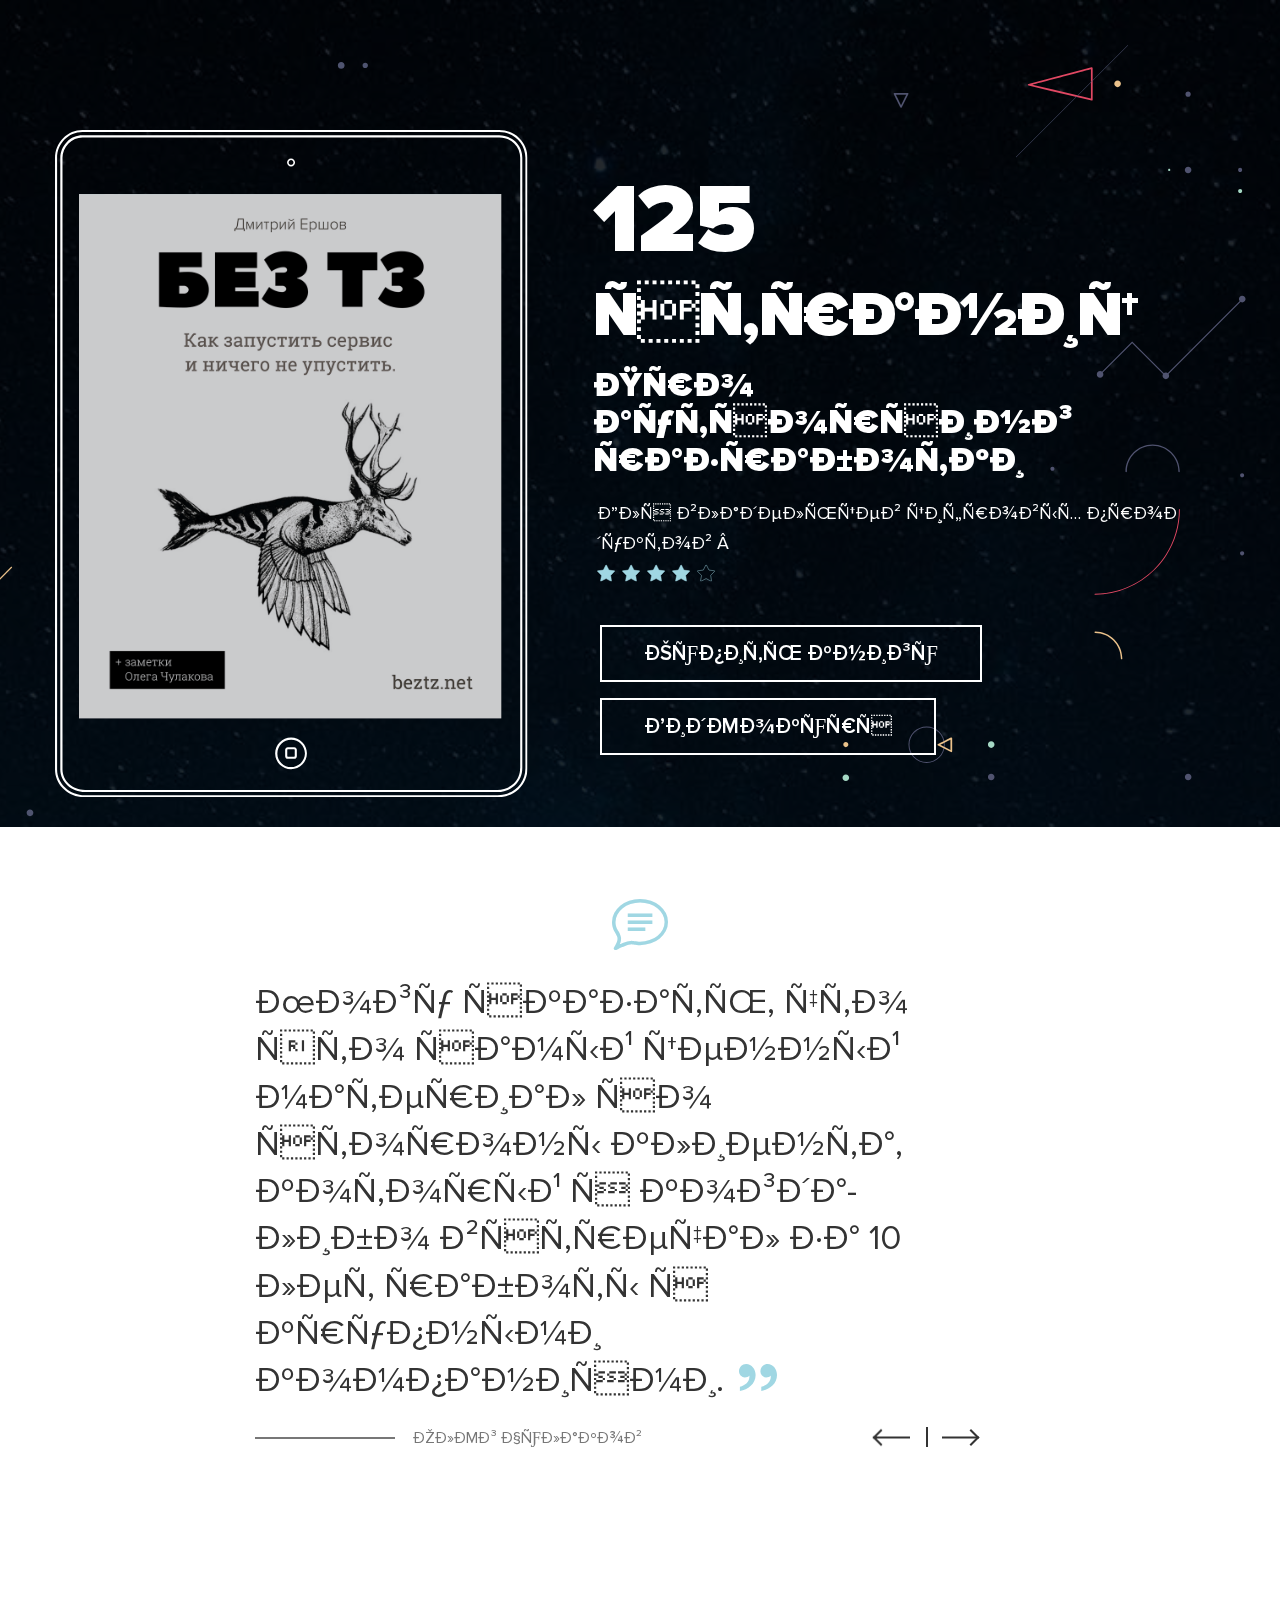
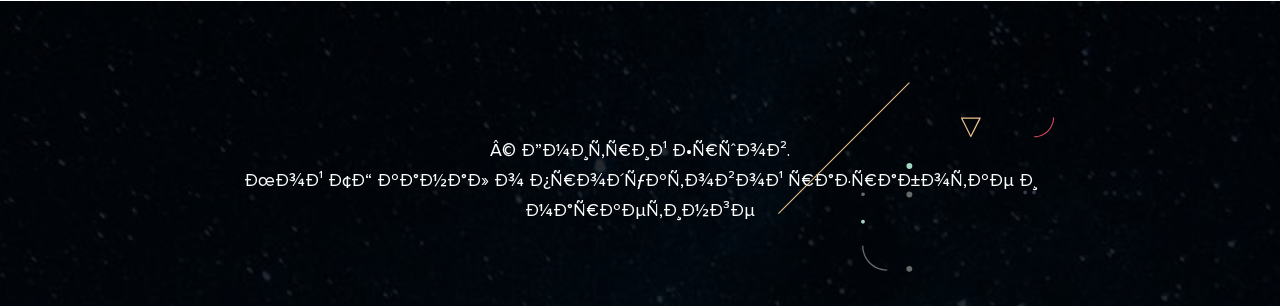
<file: index.html>
<!DOCTYPE html>
<html>
  <head>
    <!-- Google Tag Manager -->
<script>(function(w,d,s,l,i){w[l]=w[l]||[];w[l].push({'gtm.start':
new Date().getTime(),event:'gtm.js'});var f=d.getElementsByTagName(s)[0],
j=d.createElement(s),dl=l!='dataLayer'?'&l='+l:'';j.async=true;j.src=
'https://www.googletagmanager.com/gtm.js?id='+i+dl;f.parentNode.insertBefore(j,f);
})(window,document,'script','dataLayer','GTM-5SFV9N4');</script>
<!-- End Google Tag Manager -->
    <!-- Facebook Pixel Code -->
<script>
  !function(f,b,e,v,n,t,s)
  {if(f.fbq)return;n=f.fbq=function(){n.callMethod?
  n.callMethod.apply(n,arguments):n.queue.push(arguments)};
  if(!f._fbq)f._fbq=n;n.push=n;n.loaded=!0;n.version='2.0';
  n.queue=[];t=b.createElement(e);t.async=!0;
  t.src=v;s=b.getElementsByTagName(e)[0];
  s.parentNode.insertBefore(t,s)}(window, document,'script',
  'https://connect.facebook.net/en_US/fbevents.js');
  fbq('init', '494349244059224');
  fbq('track', 'PageView');
</script>
<noscript><img height="1" width="1" style="display:none"
  src="https://www.facebook.com/tr?id=494349244059224&ev=PageView&noscript=1"
/></noscript>
<!-- End Facebook Pixel Code -->

<meta name="google-site-verification" content="pGx3tVRuH-yTtqJ7cSB8qP8RCWEvNFbbfWWgx1SuTEY" />
	  <meta name="Keywords" content="capusta.space"> 

<script id="b24-trigger" data-skip-moving="true"> (function (w, d, u, b) { w['PuskFormObject'] = b; w[b] = w[b] || function () { arguments[0].ref = u; (w[b].forms = w[b].forms || []).push(arguments[0]) }; if (w[b]['forms']) return; var s = d.createElement('script'); s.async = 1; s.src = u + '?' + (1 * new Date()); var h = d.getElementsByTagName('script')[0]; h.parentNode.insertBefore(s, h); })(window, document, 'https://app.i-pusk.ru/local/components/pusk/website_trigger/templates/.default/js/ex_script.js', 'puskTriger'); puskTriger({ 'member_id': '3e669832f23fd134d06040da37eae81f', 'url': 'https://app.i-pusk.ru/website_trigger/' }); </script>

    <meta name="viewport" content="width=device-width, initial-scale=1.0">
    <meta charset="UTF-8">
    <title>Книга Дмитрия Ершова "Без ТЗ: Как запустить сервис и ничего не упустить"</title>

    <meta name="description" content="Книга Дмитрия Ершова Без ТЗ: Как запустить сервис и ничего не упустить: про Аутсорсинг разработки для владельцев цифровых продуктов.">
    <link rel="icon" type="image/png" sizes="32x32" href="assets/img/favicon-32x32.png">
    <link rel="stylesheet" href="assets/libs/bootstrap/dist/css/bootstrap.css">
    <link rel="stylesheet" href="assets/libs/prism/prism.css">
    <link rel="stylesheet" href="assets/css/pe-slider.css">
    <link rel="stylesheet" href="assets/fonts/pe-media-icons/css/pe-media-icons.css">
    <link rel="stylesheet" href="assets/fonts/pe-media-icons/css/helper.css">
    <link rel="stylesheet" href="assets/fonts/pe-icon-social/css/pe-icon-social.css">
    <link rel="stylesheet" href="assets/fonts/pe-icon-social/css/social-style.css">
    <link rel="stylesheet" href="assets/css/style.css">
  </head>
  <body>
    <!-- Google Tag Manager (noscript) -->
<noscript><iframe src="https://www.googletagmanager.com/ns.html?id=GTM-5SFV9N4"
height="0" width="0" style="display:none;visibility:hidden"></iframe></noscript>
<!-- End Google Tag Manager (noscript) -->
    <div id="loading">
      <svg viewBox="0 0 473 668" class="loader">
        <use xlink:href="assets/img/symbols.svg#ipad-outline"></use>
      </svg>
    </div>
    <svg width="200" height="200" viewBox="10 10 280 280" style="display:none;">
      <filter id="multiply">
        <feBlend mode="multiply"></feBlend>
      </filter>
    </svg>
    <!--button type="button" role="button" class="nav-btn color-regent-blue"><span class="lines"></span></button>
    <nav class="navbar ebook-nav">
      <ul class="nav nav-pills">
        <li role="presentation"><a href="#thebook" class="text-medium"> <span>THE BOOK</span><i class="pe-mi-bookmark-3"></i></a></li>
        <li role="presentation"><a href="#features" class="text-medium"> <span>FEATURES</span><i class="pe-mi-love"></i></a></li>
        <li role="presentation"><a href="#reviews" class="text-medium"> <span>USER REVIEWS</span><i class="pe-mi-bubble-chat-1"></i></a></li>
        <li role="presentation"><a href="#author" class="text-medium"> <span>THE AUTHOR</span><i class="pe-mi-pencil-1"></i></a></li>
        <li role="presentation"><a href="#subscribe" class="text-medium"> <span>SUBSCRIBE</span><i class="pe-mi-mail"></i></a></li>
        <li role="presentation"><a href="#pricing" class="text-medium"> <span>PLANS AND PRICING</span><i class="pe-mi-credit-card"></i></a></li>
        <li role="presentation"><a href="#other-books" class="text-medium"> <span>OTHER BOOKS</span><i class="pe-mi-books"></i></a></li>
      </ul>
    </nav-->
    <section data-bg-src="assets/img/bg_1.jpg" data-bg-blend="multiply" data-bg-color="#28292d" id="thebook" class="section section-background x2 section-dark pb-30 pt-130">
      <svg class="svg-misc hero-misc-1">
        <use xlink:href="assets/img/symbols.svg#misc-2"></use>
      </svg>
      <svg class="svg-misc hero-misc-2">
        <use xlink:href="assets/img/symbols.svg#misc-3"></use>
      </svg>
      <div class="container">
        <div class="row hero-unit">
          <div class="col-md-5 col-sm-5 pl0">
            <svg viewBox="0 0 473 668" class="svg-ipad-hero">
              <use xlink:href="assets/img/symbols.svg#ipad-outline"></use>
              <foreignObject x="24" y="64" width="423" height="526">
                <body xmlns="http://www.w3.org/1999/xhtml">
                  <div class="svg-foreign-ipad">
                    <!--svg viewBox="0 0 16.4 14.1" class="svg-crown">
                      <use xlink:href="assets/img/symbols.svg#s-crown"></use>
                    </svg>
                    <h3 class="color-tacao mt-55">Без ТЗ</h3>
                    <p class="fz-20">Дмитрий Ершов</p>
                    <svg viewBox="0 0 737.2 82.9" class="svg-icons color-comet">
                      <use xlink:href="assets/img/symbols.svg#s-icons"></use>
                    </svg-->
                  </div>
                </body>
              </foreignObject>
            </svg>
          </div>
          <div class="col-md-7 col-sm-7 hero-copy">
            <h1 class="hide">Без ТЗ: Как запустить сервис и ничего не упустить</h1>
            <h1 class="text-uppercase text-black"> <span>125 <small style="color: #fff;">страниц</small></span></h1>

            <h3>Про аутсорсинг разработки
</h3>
            <p class="hero-by">Для владельцев цифровых продуктов  </p>
            <p class="hero-title fz-28">

              <span class="ebook-rating color-regent-blue fz-20 disabled">
                <input type="radio" name="rating" id="star1">
                <label for="star1">
                  <svg viewBox="0 0 16.4 14.1" class="svg-star">
                    <use xlink:href="assets/img/symbols.svg#star"></use>
                  </svg>
                </label>
                <input type="radio" name="rating" id="star2" checked>
                <label for="star2">
                  <svg viewBox="0 0 16.4 14.1" class="svg-star">
                    <use xlink:href="assets/img/symbols.svg#star"></use>
                  </svg>
                </label>
                <input type="radio" name="rating" id="star3">
                <label for="star3">
                  <svg viewBox="0 0 16.4 14.1" class="svg-star">
                    <use xlink:href="assets/img/symbols.svg#star"></use>
                  </svg>
                </label>
                <input type="radio" name="rating" id="star4">
                <label for="star4">
                  <svg viewBox="0 0 16.4 14.1" class="svg-star">
                    <use xlink:href="assets/img/symbols.svg#star"></use>
                  </svg>
                </label>
                <input type="radio" name="rating" id="star5">
                <label for="star5">
                  <svg viewBox="0 0 16.4 14.1" class="svg-star">
                    <use xlink:href="assets/img/symbols.svg#star"></use>
                  </svg>
                </label></span>
            </p>
            <!--p class="hero-text fz-21">Lorem ipsum dolor sit amet, consectetur adipiscing elit. Sed eleifend quis ipsum in cursus. In semper sem nec neque pulvinar, vitae congue enim convallis.</p-->
            <a href="https://payform.ru/nc4vpyP/"><button class="btn btn-white hero-btn">Купить книгу</button></a><br>
              <a href="https://tf1.tech"><button class="btn btn-white hero-btn">Видеокурс</button></a>
            <!--h4 class="hero-price"> <span class="text-thin fz-39"> $</span><span class="text-medium fz-56 price-number">25<sup class="text-book fz-27">00</sup></span><sup class="text-uppercase">Printed Book + Digital <span class="text-normalcase">e</span>Book Bundle</sup></h4-->
          </div>
        </div>

      </div>
    </section>


    <section class="section">
      <div class="container">
        <div class="row">
          <div id="reviews" class="row">
            <div class="col-md-8 col-md-offset-2 col-sm-8 col-sm-offset-2 col-xs-8 col-xs-offset-2">
              <div class="text-center mb-20"><span class="fz-56 color-regent-blue pe-mi-bubble-chat-1"></span></div>
              <div id="quotes-slider" class="pe-slider">
                <ul class="pe-slides">
                  <li id="s1" class="slide-1 past">
                    <blockquote class="ebook-quote">
                      <p>Удивительная способность автора на одном дыхании рассказать про будни менеджера продукта дополняется врезками с личным практическим опытом из собственной карьеры.</p>
                      <footer>Максим Гулевич</footer>
                    </blockquote>
                  </li>
                  <li id="s2" class="slide-2 past">
                    <blockquote class="ebook-quote">
                      <p>Если вы начинающий продакт-менеджер и хотите достигать результатов, то настоятельно рекомендую поставить книгу на вершину списка «обязательно к прочтению. </p>
                      <footer>Ярослав Шуваев</footer>
                    </blockquote>
                  </li>
                  <li id="s3" class="slide-3 selected">
                    <blockquote class="ebook-quote">
                      <p>Могу сказать, что это самый ценный материал со стороны клиента, который я когда-либо встречал за 10 лет работы с крупными компаниями. </p>
                      <footer>Олег Чулаков</footer>
                    </blockquote>
                  </li>
                </ul>
                <ul data-current="" class="pe-slider-nav">
                  <li><a href="#0" class="pe-slider-prev"></a></li>
                  <li><a href="#0" class="pe-slider-next"></a></li>
                </ul>
              </div>
              <ul data-current="" class="quotes-navigation">
                <li><a id="q-prev" href="#0" class="pe-slider-prev"></a></li>
                <li><a id="q-next" href="#0" class="pe-slider-next"></a></li>
              </ul>
            </div>
          </div>
        </div>
      </div>
    </section>
    <!--section data-bg-src="assets/img/bg_1.jpg" data-bg-blend="multiply" data-bg-color="#28292d" id="pricing" class="section section-background x2 section-dark">
      <div class="container">
        <div class="row">
          <div class="col-md-10 col-md-offset-1 text-center"><span class="pe-mi-credit-card fz-50 mt-50"></span>
            <h3 class="ls-1">Скачать книгу</h3>
            <!--p class="fz-21 mt-20">Варианты</p-->
          </div>
        </div>
        <!--div class="row text-center mt-70 ebook-pricing-cols">
          <!--div class="col-md-5 col-md-offset-1 col-sm-5 col-sm-offset-1">
            <!--p class="text-bold fz-16">ПЛАН 01</p>
            <h4 class="fz-28 mt-60">PDF ВЕРСИЯ</h4>
            <h1 class="mt-40"><span class="text-thin fz-33"></span><span class="text-medium price-number">БЕСПЛАТНО<sup class="text-book fz-27"></sup></span></h1>
            <p class="text-uppercase fz-21 mt-40 lh-1-25">PDF<br><br><span class="text-lowercase">Для просмотра на больших экранах</span></p><span class="fz-50 mt-100 pe-mi-check"></span><br>
            <a href="http://myebook.beztz.net" ><button class="btn btn-white mt-60">Скачать PDF</button></a>

          </div>
          <div class="col-md-10 col-md-offset-1 col-sm-10 col-sm-offset-1">
            <!--p class="text-bold fz-16">ПЛАН 02</p-->
            <!--h4 class="fz-28 mt-60">eBOOK ВЕРСИЯ</h4>
            <h1 class="mt-40"> <span class="text-medium price-number">455<sup class="text-book fz-27">00</sup></span><span class="text-thin fz-33"> руб.</span></h1>
            <p class="text-uppercase fz-21 mt-40 lh-1-25">EPUB и MOBI<br><br><span class="text-lowercase">Для смартфонов, планшетов и читалок</span></p><span class="fz-50 mt-100 pe-mi-ipad"></span><br>

  <a href="https://ridero.ru/books/bez_tz_kak_zapustit_servis_i_nichego_ne_upustit" ><button class="btn btn-white mt-60">Купить <span class="text-normalcase">e</span>book</button></a>

          </div>
        </div>
      </div>
    </section-->

    <!--section id="author" class="section">
      <div class="container">
        <div class="row">
          <div class="col-md-12 text-center"><span class="pe-mi-pencil-1 fz-50"></span><br>
            <h3 class="mt0 mb-30 h-underlined ls-1">Об Авторе</h3><br>
            <div class="ebook-mask mb-35">           <img src="assets/img/author.png">
              <svg>
                <use xlink:href="assets/img/symbols.svg#misc-1"></use>
              </svg>
            </div>
            <p class="fz-16 lh-1-75">
              В течение 12 лет я работал с фрилансерами из глубинок и с агентствами из верхних строчек рейтингов. Прошел путь от дизайнера интерфейсов до ит-руководителя продуктового направления. За это время накопилось достаточно наблюдений, чтобы написать книгу и поделиться с вами инструментами, которые применяю каждый день.
            </p>
            <a href="https://www.facebook.com/uibanzai"><h4 class="text-light mt-50">Дмитрий Ершов</h4></a><a href="http://facebook.com/DimaYershov"><span class="fz-30 mt-10 pe-so-facebook pe-hover"></span></a>
          </div>
        </div>
      </div>
    </section-->

  <!--section data-bg-src="assets/img/bg_1.jpg" data-bg-blend="multiply" data-bg-color="#28292d" id="tools" class="section section-background x2 section-dark">
      <div class="container">
        <div class="row">
          <div class="col-md-12 text-center">
            <div class="separator mt-30 mb-30">
              <svg xmlns="http://www.w3.org/2000/svg" viewBox="0 0 188.1 51.4">
                <path fill="#fff" d="M37 51.4c7.3 0 10.8-3.9 12.5-7.2 1.7-3.3 1.7-6.6 1.7-6.9v-23s0-2.4 1.2-4.6c1.4-2.7 3.8-4 7.4-4 3.6 0 6.1 1.4 7.5 4.2 1.1 2.2 1.1 4.4 1.1 4.5v23c0 .4 0 3.6 1.7 6.9 1.7 3.3 5.2 7.2 12.5 7.2s10.8-3.9 12.5-7.2c1.7-3.3 1.7-6.6 1.7-6.9v-23s0-2.4 1.2-4.6c1.4-2.7 3.8-4 7.4-4 3.6 0 6.1 1.4 7.5 4.2 1.1 2.2 1.1 4.4 1.1 4.5v23c0 .4 0 3.6 1.7 6.9 1.7 3.3 5.2 7.2 12.5 7.2s10.8-3.9 12.5-7.2c1.7-3.3 1.7-6.6 1.7-6.9v-23s0-2.4 1.2-4.6c1.4-2.7 3.8-4 7.4-4 3.6 0 6 1.3 7.4 4 1.2 2.2 1.2 4.6 1.2 4.6v23c0 .4 0 3.6 1.7 6.9 1.7 3.3 5.2 7.2 12.5 7.2s10.8-3.9 12.5-7.2c1.7-3.3 1.7-6.6 1.7-6.9V25.6c0-1.5-1.2-2.8-2.8-2.8-1.5 0-2.8 1.2-2.8 2.8v11.6s0 2.4-1.2 4.6c-1.4 2.7-3.8 4-7.4 4-3.6 0-6.1-1.4-7.5-4.2-1.1-2.2-1.1-4.4-1.1-4.5v-23c0-.4 0-3.6-1.7-6.9C161.9 3.9 158.3 0 151 0s-10.8 3.9-12.5 7.2c-1.7 3.3-1.7 6.6-1.7 6.9v23s0 2.4-1.2 4.6c-1.4 2.7-3.8 4-7.4 4-3.6 0-6-1.3-7.4-4-1.2-2.2-1.2-4.6-1.2-4.6v-23c0-.4 0-3.6-1.7-6.9-1.7-3.3-5.2-7.2-12.5-7.2C98.2 0 94.7 3.9 93 7.2c-1.7 3.3-1.7 6.6-1.7 6.9v23s0 2.4-1.2 4.6c-1.4 2.7-3.8 4-7.4 4-3.6 0-6.1-1.4-7.5-4.2-1.1-2.2-1.1-4.4-1.1-4.5V14c0-.4 0-3.6-1.7-6.9C70.6 3.9 67.1 0 59.8 0S49 3.9 47.4 7.2c-1.7 3.3-1.7 6.6-1.7 6.9v23s0 2.4-1.2 4.6c-1.4 2.7-3.8 4-7.4 4-3.6 0-6-1.3-7.4-4-1.2-2.2-1.2-4.6-1.2-4.6v-23c0-.4 0-3.6-1.7-6.9C25 3.9 21.5 0 14.2 0S3.4 3.9 1.7 7.2C0 10.6 0 13.8 0 14.2v11.6c0 1.5 1.2 2.8 2.8 2.8 1.5 0 2.8-1.2 2.8-2.8V14.2s0-2.4 1.2-4.6c1.4-2.7 3.8-4 7.4-4 3.6 0 6.1 1.4 7.5 4.2 1.1 2.2 1.1 4.4 1.1 4.5v23c0 .4 0 3.6 1.7 6.9 1.7 3.2 5.2 7.2 12.5 7.2z"></path>
              </svg>
            </div>
            <h3 class="mb-50">Видеокурс по мотивам книги</h3>


<!--a href="https://url.beztz.net/2wDIgRh" ><button type="submit" class="btn btn-white"> <i class="pe-mi-notepad-2 mr2" ></i> Получить</button></a-->
<a href="https://www.udemy.com/course/product-owner-1h/?referralCode=220ABB453EB0896975DE"><button type="submit" class="btn btn-white"> <i class="pe-mi-notepad-2 mr2" ></i> Смотреть</button></a>

          </div>
        </div>
      </div>
    </section-->

    <!--section id="3d" class="section">
      <div class="container">
        <div class="row">
          <div class="col-md-12 text-center">
  <iframe width="100%" height="600" src="https://beta.ridero.ru/book-preview.html?book=bez_tz_kak_zapustit_servis_i_nichego_ne_upustit" frameborder="0"></iframe>
            </div>
          </div>
        </div>
      </div>
    </section-->


    <section data-bg-src="assets/img/bg_1.jpg" data-bg-blend="multiply" data-bg-color="#28292d" id="footer" class="section section-background x2 section-dark">
      <svg class="svg-misc footer-misc">
        <use xlink:href="assets/img/symbols.svg#misc-4"></use>
      </svg>
      <div class="container">
        <div class="row">
          <div class="col-md-10 col-md-offset-1">

            <div class="row">
              <div class="col-md-12 mt-55 social-links"><!--a href="#0" class="color-dark mr-20">FACEBOOK</a><a href="#0" class="color-dark mr-20">TWITTER</a><a href="#0" class="color-dark mr-20">LINKEDIN</a><a href="#0" class="color-dark">GOOGLE+</a-->
                <p class="mt-10 text-center">© Дмитрий Ершов.<br><a href="https://t.me/TechFoundersFirst">Мой ТГ канал о продуктовой разработке и маркетинге</a></p>

              </div>
            </div>
          </div>
        </div>
      </div>
    </section>
    <script>
      var peLoader=function(){var e=function(e){config={loader:"#loading",removeTime:700};for(var o in e)e.hasOwnProperty(o)&&(config[o]=e[o]);var n,i=document.querySelector(config.loader),t=function(e){e.classList.add("loaded"),setTimeout(function(){document.body.removeChild(e)},config.removeTime)},r=function(){n=setTimeout(t(i),2e3)};i&&(window.addEventListener("load",r),i.addEventListener("click",function(){clearTimeout(n),t(i)}))};return{init:e}}();
      peLoader.init({
          loader: '#loading',
          removeTime: 700
      });

    </script>
    <!-- Libs scripts-->
    <script type="text/javascript" src="assets/libs/jquery/dist/jquery.js"></script>
    <script type="text/javascript" src="assets/libs/bootstrap/dist/js/bootstrap.js"></script>
    <script type="text/javascript" src="assets/libs/prism/prism.js"></script>
    <script type="text/javascript" src="assets/js/fontsmoothie.min.js"></script>
    <!-- Pe Plugins-->
    <script type="text/javascript" src="assets/js/pe-slider.2.js"></script>
    <script type="text/javascript" src="assets/js/pe-scrollchange.min.js"></script>
    <script type="text/javascript" src="assets/js/pe-navscroll.js"></script>
    <script type="text/javascript" src="assets/js/pe-bg.js"></script>
    <script type="text/javascript" src="assets/js/pe-svgttern.js"></script>
    <script type="text/javascript" src="assets/js/main.js"></script>
    <script>
      $(document).ready(function(){

        // Pe Background
        var bgs = new peBg();
        bgs.init({
          parallax: true
        });

        var patt = new peSVGttern();
        patt.init({
          bgSize: 92
        });

        // Pe Slider
        var quoteSlider = new peSlider();
        quoteSlider.init({
          slider:'#quotes-slider',
          pagination: false,
          navigation: false,
          afterChange: function(){
            var slide = quoteSlider.activeSlide().number + 1;
            document.querySelector('.quotes-navigation').dataset.current = 'Review 0' +  slide;
          }
        });

        var qPrev = document.getElementById('q-prev');
        var qNext = document.getElementById('q-next');
        qNext.addEventListener('click', function(){
          quoteSlider.nextSlide();
        })
        qPrev.addEventListener('click', function(){
          quoteSlider.prevSlide();
        })


        //- Books Slider Stuff

        var sbTitle = document.getElementById('s-book-title');
        var sbAuthor = document.getElementById('s-book-author');
        var sbPrintedPrice = document.getElementById('s-book-printed-price');
        var sbDigitalPrice = document.getElementById('s-book-digital-price');

        var booksSlider = new peSlider();
        booksSlider.init({
          slider:'#books-slider',
          carousel: true,
          pagination: false,
          navigation: false,
          swipe: true,
          afterChange: function(){
            sbTitle.innerHTML = booksSlider.activeSlide().elem.dataset.title;
            sbAuthor.innerHTML = 'by ' + booksSlider.activeSlide().elem.dataset.author;
            var pp = booksSlider.activeSlide().elem.dataset.pricePrint.split('.');
            var dp = booksSlider.activeSlide().elem.dataset.priceDigital.split('.');
            sbPrintedPrice.querySelector('.price-number span').innerHTML = pp[0];
            sbPrintedPrice.querySelector('.price-number sup').innerHTML = pp[1] ? pp[1] : '00';
            sbDigitalPrice.querySelector('.price-number span').innerHTML = dp[0];
            sbDigitalPrice.querySelector('.price-number sup').innerHTML = dp[1] ? dp[1] : '00';
            setRadioVal('slider-rating', booksSlider.activeSlide().elem.dataset.rating)
          }
        });

        var bPrev = document.getElementById('b-prev');
        var bNext = document.getElementById('b-next');
        bNext.addEventListener('click', function(){
          booksSlider.nextSlide();
        })
        bPrev.addEventListener('click', function(){
          booksSlider.prevSlide();
        })




        peNavScroll.init({
          nav:'.navbar',
          class:'active',
          duration: 500,
          noMenu: true,
          allLinks: true,
          hideOnScroll: true,
          easingFunction: easing.easeInOutCubic
        });




        [].slice.call( document.querySelectorAll( '.form-group input' ) ).forEach( function( inputEl ) {
          if( inputEl.value.trim() !== '' ) {
            inputEl.parentNode.classList.add('block');
          }

          inputEl.addEventListener( 'focus', onInputFocus );
          inputEl.addEventListener( 'blur', onInputBlur );
        });

            function onInputFocus( ev ) {
              ev.target.parentNode.classList.add('block');
            }

            function onInputBlur( ev ) {
              if( ev.target.value.trim() === '' ) {
                ev.target.parentNode.classList.remove('block');
              }
            }

        // Mobile Navigation
        $('.nav-btn').click(function(){
          $(this).toggleClass('x');
          $('.navbar').toggleClass('navbar--open');
        })

      }) // Ready





    </script>
    <!-- MailerLite Universal -->
    <script>
    (function(m,a,i,l,e,r){ m['MailerLiteObject']=e;function f(){
    var c={ a:arguments,q:[]};var r=this.push(c);return "number"!=typeof r?r:f.bind(c.q);}
    f.q=f.q||[];m[e]=m[e]||f.bind(f.q);m[e].q=m[e].q||f.q;r=a.createElement(i);
    var _=a.getElementsByTagName(i)[0];r.async=1;r.src=l+'?v'+(~~(new Date().getTime()/1000000));
    _.parentNode.insertBefore(r,_);})(window, document, 'script', 'https://static.mailerlite.com/js/universal.js', 'ml');

    var ml_account = ml('accounts', '1252240', 'v0z3h0z7q6', 'load');
    </script>
    <!-- End MailerLite Universal -->
    <script>
        var ml_webform_1031618 = ml_account('webforms', '1031618', 'c5c6x1', 'load');
        ml_webform_1031618('animation', 'fadeIn');
    </script>

    <!-- Yandex.Metrika counter -->
<script type="text/javascript" >
    (function (d, w, c) {
        (w[c] = w[c] || []).push(function() {
            try {
                w.yaCounter50233021 = new Ya.Metrika2({
                    id:50233021,
                    clickmap:true,
                    trackLinks:true,
                    accurateTrackBounce:true,
                    webvisor:true
                });
            } catch(e) { }
        });

        var n = d.getElementsByTagName("script")[0],
            s = d.createElement("script"),
            f = function () { n.parentNode.insertBefore(s, n); };
        s.type = "text/javascript";
        s.async = true;
        s.src = "https://mc.yandex.ru/metrika/tag.js";

        if (w.opera == "[object Opera]") {
            d.addEventListener("DOMContentLoaded", f, false);
        } else { f(); }
    })(document, window, "yandex_metrika_callbacks2");
</script>
<noscript><div><img src="https://mc.yandex.ru/watch/50233021" style="position:absolute; left:-9999px;" alt="" /></div></noscript>
<!-- /Yandex.Metrika counter -->
<script type="text/javascript">
// Set to false if opt-in required
var trackByDefault = true;

function acEnableTracking() {
	var expiration = new Date(new Date().getTime() + 1000 * 60 * 60 * 24 * 30);
	document.cookie = "ac_enable_tracking=1; expires= " + expiration + "; path=/";
	acTrackVisit();
}

function acTrackVisit() {
	var trackcmp_email = '';
	var trackcmp = document.createElement("script");
	trackcmp.async = true;
	trackcmp.type = 'text/javascript';
	trackcmp.src = '//trackcmp.net/visit?actid=66300762&e='+encodeURIComponent(trackcmp_email)+'&r='+encodeURIComponent(document.referrer)+'&u='+encodeURIComponent(window.location.href);
	var trackcmp_s = document.getElementsByTagName("script");
	if (trackcmp_s.length) {
		trackcmp_s[0].parentNode.appendChild(trackcmp);
	} else {
		var trackcmp_h = document.getElementsByTagName("head");
		trackcmp_h.length && trackcmp_h[0].appendChild(trackcmp);
	}
}

if (trackByDefault || /(^|; )ac_enable_tracking=([^;]+)/.test(document.cookie)) {
	acEnableTracking();
}
</script>
  </body>
</html>
</file>
<file: assets/libs/prism/prism.css>
/* http://prismjs.com/download.html?themes=prism-okaidia&languages=markup+css+clike+javascript+scss */
/**
 * okaidia theme for JavaScript, CSS and HTML
 * Loosely based on Monokai textmate theme by http://www.monokai.nl/
 * @author ocodia
 */

code[class*="language-"],
pre[class*="language-"] {
	color: #f8f8f2;
	text-shadow: 0 1px rgba(0, 0, 0, 0.3);
	font-family: Consolas, Monaco, 'Andale Mono', monospace;
	direction: ltr;
	text-align: left;
	white-space: pre;
	word-spacing: normal;
	word-break: normal;
	line-height: 1.5;

	-moz-tab-size: 4;
	-o-tab-size: 4;
	tab-size: 4;

	-webkit-hyphens: none;
	-moz-hyphens: none;
	-ms-hyphens: none;
	hyphens: none;
}

/* Code blocks */
pre[class*="language-"] {
	padding: 1em;
	margin: .5em 0;
	overflow: auto;
	border-radius: 0.3em;
}

:not(pre) > code[class*="language-"],
pre[class*="language-"] {
	background: #272822;
}

/* Inline code */
:not(pre) > code[class*="language-"] {
	padding: .1em;
	border-radius: .3em;
}

.token.comment,
.token.prolog,
.token.doctype,
.token.cdata {
	color: slategray;
}

.token.punctuation {
	color: #f8f8f2;
}

.namespace {
	opacity: .7;
}

.token.property,
.token.tag,
.token.constant,
.token.symbol,
.token.deleted {
	color: #f92672;
}

.token.boolean,
.token.number {
	color: #ae81ff;
}

.token.selector,
.token.attr-name,
.token.string,
.token.char,
.token.builtin,
.token.inserted {
	color: #a6e22e;
}

.token.operator,
.token.entity,
.token.url,
.language-css .token.string,
.style .token.string,
.token.variable {
	color: #f8f8f2;
}

.token.atrule,
.token.attr-value {
	color: #e6db74;
}

.token.keyword {
	color: #66d9ef;
}

.token.regex,
.token.important {
	color: #fd971f;
}

.token.important,
.token.bold {
	font-weight: bold;
}
.token.italic {
	font-style: italic;
}

.token.entity {
	cursor: help;
}
</file>
<file: assets/css/pe-slider.css>
/*
  

   ____  ____  _  _  ____  ____  ____  _  _ 
  (  _ \(_  _)( \/ )( ___)(  _ \( ___)( \( )
  )___/ _)(_  )  (  )__)  )(_) ))__)  )  ( 
  (__)  (____)(_/\_)(____)(____/(____)(_)\_)

  Pe-slider v 0.7 :: Styles relatives to the pe-slider.js script


*/
.pe-slider-wrapper {
  width: 100%;
  position: relative;
  z-index: 1;
  -webkit-transform: translateZ(0);
          transform: translateZ(0);
  -webkit-backface-visibility: hidden;
          backface-visibility: hidden;
  overflow: hidden;
}
.pe-slider-wrapper.overflow {
  overflow: visible;
}

.pe-slides {
  position: relative;
  z-index: 1;
  overflow: hidden;
  list-style: none;
  padding: 0;
  margin: 0;
}
.pe-slides li {
  position: absolute;
  top: 0;
  left: 0;
  z-index: 1;
  height: 100%;
  width: 100%;
  -webkit-transform: translateX(100%);
      -ms-transform: translateX(100%);
          transform: translateX(100%);
  -webkit-transition-property: -webkit-transform, opacity;
          transition-property: transform, opacity;
  -webkit-transition-duration: .3s, .3s;
          transition-duration: .3s, .3s;
  -webkit-transition-delay: 100ms, 0;
          transition-delay: 100ms, 0;
  -webkit-transition-timing-function: cubic-bezier(0.4, 0, 0.2, 1);
          transition-timing-function: cubic-bezier(0.4, 0, 0.2, 1);
}
.pe-slides li.selected {
  position: relative;
  z-index: 2;
  -webkit-transform: translateX(0);
      -ms-transform: translateX(0);
          transform: translateX(0);
}
.pe-slides li.past {
  -webkit-transform: translateX(-100%);
      -ms-transform: translateX(-100%);
          transform: translateX(-100%);
}
.pe-slides li .full-slide {
  width: 100% !important;
  height: auto !important;
  display: block;
}
.pe-slides.carousel {
  -webkit-touch-callout: none;
  -webkit-user-select: none;
  -khtml-user-select: none;
  -moz-user-select: none;
  -ms-user-select: none;
  user-select: none;
}
.pe-slides.carousel li {
  float: left;
  width: 500px;
  position: relative;
  -webkit-transform: translate(0);
      -ms-transform: translate(0);
          transform: translate(0);
}
.pe-slides.anim {
  -webkit-transition: -webkit-transform 0.5s;
          transition: transform 0.5s;
  will-change: transform;
}
.pe-slides.swipe {
  -webkit-touch-callout: none;
  -webkit-user-select: none;
  -khtml-user-select: none;
  -moz-user-select: none;
  -ms-user-select: none;
  user-select: none;
  cursor: move;
  -webkit-transform: translate3d(0px, 0px, 0px);
          transform: translate3d(0px, 0px, 0px);
}
.pe-slides.swipe:not(.carousel) li:not(.selected) {
  opacity: 0;
}

.pe-slider-nav {
  list-style: none;
  z-index: 9999;
}
.no-nav .pe-slider-nav {
  display: none;
}
.pe-slider-nav li {
  position: absolute;
  z-index: 2;
  top: 50%;
  -webkit-transform: translateY(-50%);
      -ms-transform: translateY(-50%);
          transform: translateY(-50%);
  bottom: auto;
}
.pe-slider-nav li a {
  display: block;
  width: 48px;
  height: 48px;
  overflow: hidden;
  border-top: 1px solid #c6baba;
  border-right: 1px solid #c6baba;
  -webkit-transition: opacity .3s;
          transition: opacity .3s;
  -webkit-transform: rotate(45deg);
      -ms-transform: rotate(45deg);
          transform: rotate(45deg);
}
.pe-slider-nav li a.inactive, .nav-hover .pe-slider-nav li a {
  opacity: 0;
  visibility: hidden;
}
.nav-hover:hover .pe-slider-nav li a {
  opacity: 1;
  visibility: visible;
}
.pe-slider-nav li:first-child {
  left: 30px;
}
.pe-slider-nav li:first-child a {
  -webkit-transform: rotate(-135deg);
      -ms-transform: rotate(-135deg);
          transform: rotate(-135deg);
}
.pe-slider-nav li:last-child {
  right: 30px;
}

.pe-slider-pag {
  position: absolute;
  padding: 0;
  z-index: 2;
  bottom: 30px;
  left: 50%;
  right: auto;
  -webkit-transform: translateX(-50%);
      -ms-transform: translateX(-50%);
          transform: translateX(-50%);
}
.no-pag .pe-slider-pag {
  display: none;
}
.pe-slider-pag li {
  display: inline-block;
  float: left;
  margin: 0 5px;
}
.pe-slider-pag li.selected a {
  background-color: #c6baba;
}
.pe-slider-pag a {
  display: block;
  width: 11px;
  height: 11px;
  border-radius: 50%;
  border: 2px solid #c6baba;
  overflow: hidden;
  text-indent: -9999px;
  white-space: nowrap;
}

/*
  
  Alternative effects :: in progress...

*/
.pe-slides.pe-slider__scale {
  -webkit-perspective: 600px;
          perspective: 600px;
}
.pe-slides.pe-slider__scale li {
  -webkit-transform: scale(2) translateZ(-200px);
          transform: scale(2) translateZ(-200px);
  opacity: 0;
}
.pe-slides.pe-slider__scale li.selected {
  -webkit-transform: scale(1) translateZ(0);
          transform: scale(1) translateZ(0);
  opacity: 1;
}
.pe-slides.pe-slider__scale li.past {
  -webkit-transform: scale(0.9) translateZ(200px);
          transform: scale(0.9) translateZ(200px);
  opacity: 0;
}
.pe-slides.pe-slider__flip {
  -webkit-perspective: 600px;
          perspective: 600px;
}
.pe-slides.pe-slider__flip li {
  -webkit-transform-origin: center bottom;
      -ms-transform-origin: center bottom;
          transform-origin: center bottom;
  -webkit-transform: rotateX(90deg);
          transform: rotateX(90deg);
  opacity: 0;
}
.pe-slides.pe-slider__flip li.selected {
  -webkit-transform: rotateX(0deg);
          transform: rotateX(0deg);
  opacity: 1;
}
.pe-slides.pe-slider__flip li.past {
  -webkit-transform: rotateX(-90deg);
          transform: rotateX(-90deg);
  opacity: 0;
}
</file>
<file: assets/fonts/pe-media-icons/css/pe-media-icons.css>
@font-face {
	font-family: 'pe-media-icons';
	src:url('../fonts/pe-media-icons.eot?cuewis');
	src:url('../fonts/pe-media-icons.eot?#iefixcuewis') format('embedded-opentype'),
		url('../fonts/pe-media-icons.woff?cuewis') format('woff'),
		url('../fonts/pe-media-icons.ttf?cuewis') format('truetype'),
		url('../fonts/pe-media-icons.svg?cuewis#Pe-media-icons') format('svg');
	font-weight: normal;
	font-style: normal;
}

[class^="pe-mi-"], [class*=" pe-mi-"] {
	display: inline-block;
	font-family: 'pe-media-icons';
	speak: none;
	font-style: normal;
	font-weight: normal;
	font-variant: normal;
	text-transform: none;
	line-height: 1;

	/* Better Font Rendering =========== */
	-webkit-font-smoothing: antialiased;
	-moz-osx-font-smoothing: grayscale;
}

.pe-mi-add-folder:before {
	content: "\e600";
}
.pe-mi-add-user:before {
	content: "\e601";
}
.pe-mi-add:before {
	content: "\e602";
}
.pe-mi-alarm:before {
	content: "\e603";
}
.pe-mi-album-1:before {
	content: "\e604";
}
.pe-mi-album-2:before {
	content: "\e605";
}
.pe-mi-album-photo:before {
	content: "\e606";
}
.pe-mi-antenna:before {
	content: "\e607";
}
.pe-mi-archive:before {
	content: "\e608";
}
.pe-mi-award:before {
	content: "\e609";
}
.pe-mi-back:before {
	content: "\e60a";
}
.pe-mi-back-2:before {
	content: "\e60b";
}
.pe-mi-backward:before {
	content: "\e60c";
}
.pe-mi-bandaid:before {
	content: "\e60d";
}
.pe-mi-bar-chart:before {
	content: "\e60e";
}
.pe-mi-basket:before {
	content: "\e60f";
}
.pe-mi-battery:before {
	content: "\e610";
}
.pe-mi-bed:before {
	content: "\e611";
}
.pe-mi-bedside-table:before {
	content: "\e612";
}
.pe-mi-bicycle:before {
	content: "\e613";
}
.pe-mi-binoculars:before {
	content: "\e614";
}
.pe-mi-board:before {
	content: "\e615";
}
.pe-mi-boat:before {
	content: "\e616";
}
.pe-mi-bonsai:before {
	content: "\e617";
}
.pe-mi-book-1:before {
	content: "\e618";
}
.pe-mi-book-2:before {
	content: "\e619";
}
.pe-mi-book-3:before {
	content: "\e61a";
}
.pe-mi-bookmark-1:before {
	content: "\e61b";
}
.pe-mi-bookmark-2:before {
	content: "\e61c";
}
.pe-mi-bookmark-3:before {
	content: "\e61d";
}
.pe-mi-bookmark-file:before {
	content: "\e61e";
}
.pe-mi-books:before {
	content: "\e61f";
}
.pe-mi-box-2:before {
	content: "\e620";
}
.pe-mi-box-3:before {
	content: "\e621";
}
.pe-mi-box-tools:before {
	content: "\e622";
}
.pe-mi-box:before {
	content: "\e623";
}
.pe-mi-briefcase:before {
	content: "\e624";
}
.pe-mi-brush:before {
	content: "\e625";
}
.pe-mi-brush-2:before {
	content: "\e626";
}
.pe-mi-bubble-chat-1:before {
	content: "\e627";
}
.pe-mi-bubble-chat-2:before {
	content: "\e628";
}
.pe-mi-bubble-chat-3:before {
	content: "\e629";
}
.pe-mi-building:before {
	content: "\e62a";
}
.pe-mi-bus:before {
	content: "\e62b";
}
.pe-mi-calculator-2:before {
	content: "\e62c";
}
.pe-mi-calculator:before {
	content: "\e62d";
}
.pe-mi-calendar:before {
	content: "\e62e";
}
.pe-mi-call-2:before {
	content: "\e62f";
}
.pe-mi-call-off:before {
	content: "\e630";
}
.pe-mi-call:before {
	content: "\e631";
}
.pe-mi-camera-1:before {
	content: "\e632";
}
.pe-mi-camera-2:before {
	content: "\e633";
}
.pe-mi-camera-3:before {
	content: "\e634";
}
.pe-mi-camera-4:before {
	content: "\e635";
}
.pe-mi-camera-5:before {
	content: "\e636";
}
.pe-mi-cancel-call:before {
	content: "\e637";
}
.pe-mi-car:before {
	content: "\e638";
}
.pe-mi-cardio:before {
	content: "\e639";
}
.pe-mi-cargo:before {
	content: "\e63a";
}
.pe-mi-cart-1:before {
	content: "\e63b";
}
.pe-mi-cart-2:before {
	content: "\e63c";
}
.pe-mi-cart:before {
	content: "\e63d";
}
.pe-mi-cash-register:before {
	content: "\e63e";
}
.pe-mi-cash:before {
	content: "\e63f";
}
.pe-mi-cassette:before {
	content: "\e640";
}
.pe-mi-certificate-2:before {
	content: "\e641";
}
.pe-mi-certificate:before {
	content: "\e642";
}
.pe-mi-chair-1:before {
	content: "\e643";
}
.pe-mi-chair-2:before {
	content: "\e644";
}
.pe-mi-check-bank:before {
	content: "\e645";
}
.pe-mi-check-mail:before {
	content: "\e646";
}
.pe-mi-check:before {
	content: "\e647";
}
.pe-mi-cheese:before {
	content: "\e648";
}
.pe-mi-chronometer:before {
	content: "\e649";
}
.pe-mi-clip:before {
	content: "\e64a";
}
.pe-mi-close-mail:before {
	content: "\e64b";
}
.pe-mi-close:before {
	content: "\e64c";
}
.pe-mi-cloudy:before {
	content: "\e64d";
}
.pe-mi-clover:before {
	content: "\e64e";
}
.pe-mi-coins:before {
	content: "\e64f";
}
.pe-mi-compass:before {
	content: "\e650";
}
.pe-mi-config-2:before {
	content: "\e651";
}
.pe-mi-config:before {
	content: "\e652";
}
.pe-mi-contacts-1:before {
	content: "\e653";
}
.pe-mi-contacts-2:before {
	content: "\e654";
}
.pe-mi-cook-hat:before {
	content: "\e655";
}
.pe-mi-corrupted-file:before {
	content: "\e656";
}
.pe-mi-credit-card:before {
	content: "\e657";
}
.pe-mi-crop:before {
	content: "\e658";
}
.pe-mi-crown-1:before {
	content: "\e659";
}
.pe-mi-crown-2:before {
	content: "\e65a";
}
.pe-mi-culture-1:before {
	content: "\e65b";
}
.pe-mi-culture-2:before {
	content: "\e65c";
}
.pe-mi-cup:before {
	content: "\e65d";
}
.pe-mi-cutter:before {
	content: "\e65e";
}
.pe-mi-daily:before {
	content: "\e65f";
}
.pe-mi-dashboard:before {
	content: "\e660";
}
.pe-mi-delete-folder:before {
	content: "\e661";
}
.pe-mi-delete-mail:before {
	content: "\e662";
}
.pe-mi-delete-user:before {
	content: "\e663";
}
.pe-mi-devices:before {
	content: "\e664";
}
.pe-mi-diary:before {
	content: "\e665";
}
.pe-mi-discount:before {
	content: "\e666";
}
.pe-mi-disk-2:before {
	content: "\e667";
}
.pe-mi-disk:before {
	content: "\e668";
}
.pe-mi-diskette:before {
	content: "\e669";
}
.pe-mi-down-arrow:before {
	content: "\e66a";
}
.pe-mi-download-1:before {
	content: "\e66b";
}
.pe-mi-download-2:before {
	content: "\e66c";
}
.pe-mi-download-3:before {
	content: "\e66d";
}
.pe-mi-drawers-1:before {
	content: "\e66e";
}
.pe-mi-drawers-2:before {
	content: "\e66f";
}
.pe-mi-drink:before {
	content: "\e670";
}
.pe-mi-ecologic:before {
	content: "\e671";
}
.pe-mi-edit-1:before {
	content: "\e672";
}
.pe-mi-edit-2:before {
	content: "\e673";
}
.pe-mi-edit-mail:before {
	content: "\e674";
}
.pe-mi-edit-user:before {
	content: "\e675";
}
.pe-mi-education:before {
	content: "\e676";
}
.pe-mi-envelope:before {
	content: "\e677";
}
.pe-mi-eraser:before {
	content: "\e678";
}
.pe-mi-error:before {
	content: "\e679";
}
.pe-mi-factory:before {
	content: "\e67a";
}
.pe-mi-fax:before {
	content: "\e67b";
}
.pe-mi-fence:before {
	content: "\e67c";
}
.pe-mi-file-box-empty:before {
	content: "\e67d";
}
.pe-mi-file-box:before {
	content: "\e67e";
}
.pe-mi-file:before {
	content: "\e67f";
}
.pe-mi-files:before {
	content: "\e680";
}
.pe-mi-film-1:before {
	content: "\e681";
}
.pe-mi-film-2:before {
	content: "\e682";
}
.pe-mi-filter:before {
	content: "\e683";
}
.pe-mi-fire-extinguisher:before {
	content: "\e684";
}
.pe-mi-fire:before {
	content: "\e685";
}
.pe-mi-flag-1:before {
	content: "\e686";
}
.pe-mi-flag-2:before {
	content: "\e687";
}
.pe-mi-flash:before {
	content: "\e688";
}
.pe-mi-flashlight:before {
	content: "\e689";
}
.pe-mi-focus:before {
	content: "\e68a";
}
.pe-mi-folder-2:before {
	content: "\e68b";
}
.pe-mi-folder:before {
	content: "\e68c";
}
.pe-mi-food:before {
	content: "\e68d";
}
.pe-mi-format-file:before {
	content: "\e68e";
}
.pe-mi-forward:before {
	content: "\e68f";
}
.pe-mi-fruit:before {
	content: "\e690";
}
.pe-mi-gameboy:before {
	content: "\e691";
}
.pe-mi-gas-station:before {
	content: "\e692";
}
.pe-mi-gift:before {
	content: "\e693";
}
.pe-mi-glasses:before {
	content: "\e694";
}
.pe-mi-gym:before {
	content: "\e695";
}
.pe-mi-hamburger:before {
	content: "\e696";
}
.pe-mi-hammer:before {
	content: "\e697";
}
.pe-mi-hard-disk:before {
	content: "\e698";
}
.pe-mi-headphones-2:before {
	content: "\e699";
}
.pe-mi-headphones:before {
	content: "\e69a";
}
.pe-mi-heli:before {
	content: "\e69b";
}
.pe-mi-help-2:before {
	content: "\e69c";
}
.pe-mi-help:before {
	content: "\e69d";
}
.pe-mi-home:before {
	content: "\e69e";
}
.pe-mi-hotdog:before {
	content: "\e69f";
}
.pe-mi-hourglass:before {
	content: "\e6a0";
}
.pe-mi-ice-cream:before {
	content: "\e6a1";
}
.pe-mi-id-2:before {
	content: "\e6a2";
}
.pe-mi-id:before {
	content: "\e6a3";
}
.pe-mi-info:before {
	content: "\e6a4";
}
.pe-mi-ipad:before {
	content: "\e6a5";
}
.pe-mi-ipod:before {
	content: "\e6a6";
}
.pe-mi-joy-2:before {
	content: "\e6a7";
}
.pe-mi-joy:before {
	content: "\e6a8";
}
.pe-mi-joystick-1:before {
	content: "\e6a9";
}
.pe-mi-joystick-2:before {
	content: "\e6aa";
}
.pe-mi-kettle:before {
	content: "\e6ab";
}
.pe-mi-key-2:before {
	content: "\e6ac";
}
.pe-mi-key:before {
	content: "\e6ad";
}
.pe-mi-keyboard:before {
	content: "\e6ae";
}
.pe-mi-lamp:before {
	content: "\e6af";
}
.pe-mi-landscape-file:before {
	content: "\e6b0";
}
.pe-mi-layers:before {
	content: "\e6b1";
}
.pe-mi-leaf:before {
	content: "\e6b2";
}
.pe-mi-left-arrow:before {
	content: "\e6b3";
}
.pe-mi-less:before {
	content: "\e6b4";
}
.pe-mi-light-2:before {
	content: "\e6b5";
}
.pe-mi-light:before {
	content: "\e6b6";
}
.pe-mi-lighthouse:before {
	content: "\e6b7";
}
.pe-mi-like:before {
	content: "\e6b8";
}
.pe-mi-link:before {
	content: "\e6b9";
}
.pe-mi-location-1:before {
	content: "\e6ba";
}
.pe-mi-location-2:before {
	content: "\e6bb";
}
.pe-mi-lock-1:before {
	content: "\e6bc";
}
.pe-mi-lock-2:before {
	content: "\e6bd";
}
.pe-mi-lock:before {
	content: "\e6be";
}
.pe-mi-look:before {
	content: "\e6bf";
}
.pe-mi-loupe:before {
	content: "\e6c0";
}
.pe-mi-love:before {
	content: "\e6c1";
}
.pe-mi-magic-wand:before {
	content: "\e6c2";
}
.pe-mi-magnet:before {
	content: "\e6c3";
}
.pe-mi-mail-box:before {
	content: "\e6c4";
}
.pe-mi-mail:before {
	content: "\e6c5";
}
.pe-mi-map-1:before {
	content: "\e6c6";
}
.pe-mi-map-2:before {
	content: "\e6c7";
}
.pe-mi-maximize:before {
	content: "\e6c8";
}
.pe-mi-medal:before {
	content: "\e6c9";
}
.pe-mi-medical-kit:before {
	content: "\e6ca";
}
.pe-mi-medicine:before {
	content: "\e6cb";
}
.pe-mi-memory:before {
	content: "\e6cc";
}
.pe-mi-message:before {
	content: "\e6cd";
}
.pe-mi-meter-angles:before {
	content: "\e6ce";
}
.pe-mi-microphone-1:before {
	content: "\e6cf";
}
.pe-mi-microphone-2:before {
	content: "\e6d0";
}
.pe-mi-minimize:before {
	content: "\e6d1";
}
.pe-mi-moon:before {
	content: "\e6d2";
}
.pe-mi-mouse:before {
	content: "\e6d3";
}
.pe-mi-music:before {
	content: "\e6d4";
}
.pe-mi-mute:before {
	content: "\e6d5";
}
.pe-mi-nature:before {
	content: "\e6d6";
}
.pe-mi-net:before {
	content: "\e6d7";
}
.pe-mi-new-mail:before {
	content: "\e6d8";
}
.pe-mi-new:before {
	content: "\e6d9";
}
.pe-mi-next:before {
	content: "\e6da";
}
.pe-mi-next-2:before {
	content: "\e6db";
}
.pe-mi-notebook:before {
	content: "\e6dc";
}
.pe-mi-notepad-1:before {
	content: "\e6dd";
}
.pe-mi-notepad-2:before {
	content: "\e6de";
}
.pe-mi-nuclear:before {
	content: "\e6df";
}
.pe-mi-nurse:before {
	content: "\e6e0";
}
.pe-mi-open-folder:before {
	content: "\e6e1";
}
.pe-mi-open-mail-2:before {
	content: "\e6e2";
}
.pe-mi-open-mail-1:before {
	content: "\e6e3";
}
.pe-mi-open:before {
	content: "\e6e4";
}
.pe-mi-paint-bucket:before {
	content: "\e6e5";
}
.pe-mi-paint-roller:before {
	content: "\e6e6";
}
.pe-mi-palette:before {
	content: "\e6e7";
}
.pe-mi-paper-bag:before {
	content: "\e6e8";
}
.pe-mi-paper-hot-cup:before {
	content: "\e6e9";
}
.pe-mi-paper-plane:before {
	content: "\e6ea";
}
.pe-mi-paper-shredder:before {
	content: "\e6eb";
}
.pe-mi-pause:before {
	content: "\e6ec";
}
.pe-mi-pen-1:before {
	content: "\e6ed";
}
.pe-mi-pen-2:before {
	content: "\e6ee";
}
.pe-mi-pen-tool:before {
	content: "\e6ef";
}
.pe-mi-pencil-1:before {
	content: "\e6f0";
}
.pe-mi-pencil-2:before {
	content: "\e6f1";
}
.pe-mi-phone-2:before {
	content: "\e6f2";
}
.pe-mi-phone-book:before {
	content: "\e6f3";
}
.pe-mi-phone:before {
	content: "\e6f4";
}
.pe-mi-photo-1:before {
	content: "\e6f5";
}
.pe-mi-photo-2:before {
	content: "\e6f6";
}
.pe-mi-photo-roll:before {
	content: "\e6f7";
}
.pe-mi-picture:before {
	content: "\e6f8";
}
.pe-mi-pie-chart:before {
	content: "\e6f9";
}
.pe-mi-piggy:before {
	content: "\e6fa";
}
.pe-mi-pine:before {
	content: "\e6fb";
}
.pe-mi-plane:before {
	content: "\e6fc";
}
.pe-mi-play:before {
	content: "\e6fd";
}
.pe-mi-plug:before {
	content: "\e6fe";
}
.pe-mi-plugin:before {
	content: "\e6ff";
}
.pe-mi-police-light:before {
	content: "\e700";
}
.pe-mi-pound:before {
	content: "\e701";
}
.pe-mi-print:before {
	content: "\e702";
}
.pe-mi-prohibited:before {
	content: "\e703";
}
.pe-mi-push-pin:before {
	content: "\e704";
}
.pe-mi-radio:before {
	content: "\e705";
}
.pe-mi-rain:before {
	content: "\e706";
}
.pe-mi-random:before {
	content: "\e707";
}
.pe-mi-red-warning:before {
	content: "\e708";
}
.pe-mi-refresh-file:before {
	content: "\e709";
}
.pe-mi-refresh-server:before {
	content: "\e70a";
}
.pe-mi-refresh:before {
	content: "\e70b";
}
.pe-mi-replace-file:before {
	content: "\e70c";
}
.pe-mi-right-arrow:before {
	content: "\e70d";
}
.pe-mi-ring:before {
	content: "\e70e";
}
.pe-mi-rocket:before {
	content: "\e70f";
}
.pe-mi-rule-2:before {
	content: "\e710";
}
.pe-mi-rule:before {
	content: "\e711";
}
.pe-mi-safe:before {
	content: "\e712";
}
.pe-mi-satelite:before {
	content: "\e713";
}
.pe-mi-scissors:before {
	content: "\e714";
}
.pe-mi-scooter:before {
	content: "\e715";
}
.pe-mi-screwdriver:before {
	content: "\e716";
}
.pe-mi-seal:before {
	content: "\e717";
}
.pe-mi-search-file:before {
	content: "\e718";
}
.pe-mi-server:before {
	content: "\e719";
}
.pe-mi-settings-2:before {
	content: "\e71a";
}
.pe-mi-settings:before {
	content: "\e71b";
}
.pe-mi-sex:before {
	content: "\e71c";
}
.pe-mi-share:before {
	content: "\e71d";
}
.pe-mi-shield-check:before {
	content: "\e71e";
}
.pe-mi-shield-error:before {
	content: "\e71f";
}
.pe-mi-ship:before {
	content: "\e720";
}
.pe-mi-shoes:before {
	content: "\e721";
}
.pe-mi-shop-bag:before {
	content: "\e722";
}
.pe-mi-signal-1:before {
	content: "\e723";
}
.pe-mi-signal-2:before {
	content: "\e724";
}
.pe-mi-signal-3:before {
	content: "\e725";
}
.pe-mi-signal-4:before {
	content: "\e726";
}
.pe-mi-signal-5:before {
	content: "\e727";
}
.pe-mi-signal:before {
	content: "\e728";
}
.pe-mi-slideshow:before {
	content: "\e729";
}
.pe-mi-solar-panel:before {
	content: "\e72a";
}
.pe-mi-spatula:before {
	content: "\e72b";
}
.pe-mi-speaker-1:before {
	content: "\e72c";
}
.pe-mi-speaker-2:before {
	content: "\e72d";
}
.pe-mi-speaker-3:before {
	content: "\e72e";
}
.pe-mi-speedometer:before {
	content: "\e72f";
}
.pe-mi-spray:before {
	content: "\e730";
}
.pe-mi-spy:before {
	content: "\e731";
}
.pe-mi-star:before {
	content: "\e732";
}
.pe-mi-stethoscope:before {
	content: "\e733";
}
.pe-mi-store:before {
	content: "\e734";
}
.pe-mi-suitcase:before {
	content: "\e735";
}
.pe-mi-sun:before {
	content: "\e736";
}
.pe-mi-switch-2:before {
	content: "\e737";
}
.pe-mi-switch:before {
	content: "\e738";
}
.pe-mi-t-shirt:before {
	content: "\e739";
}
.pe-mi-target:before {
	content: "\e73a";
}
.pe-mi-taxi:before {
	content: "\e73b";
}
.pe-mi-tea:before {
	content: "\e73c";
}
.pe-mi-test-tube:before {
	content: "\e73d";
}
.pe-mi-thermometer:before {
	content: "\e73e";
}
.pe-mi-ticket-2:before {
	content: "\e73f";
}
.pe-mi-ticket:before {
	content: "\e740";
}
.pe-mi-tools:before {
	content: "\e741";
}
.pe-mi-traffic-cone:before {
	content: "\e742";
}
.pe-mi-traffic-light:before {
	content: "\e743";
}
.pe-mi-train-1:before {
	content: "\e744";
}
.pe-mi-train-2:before {
	content: "\e745";
}
.pe-mi-trash:before {
	content: "\e746";
}
.pe-mi-tray:before {
	content: "\e747";
}
.pe-mi-truck-1:before {
	content: "\e748";
}
.pe-mi-truck-2:before {
	content: "\e749";
}
.pe-mi-truck:before {
	content: "\e74a";
}
.pe-mi-umbrella:before {
	content: "\e74b";
}
.pe-mi-unlike:before {
	content: "\e74c";
}
.pe-mi-unlock:before {
	content: "\e74d";
}
.pe-mi-up-arrow:before {
	content: "\e74e";
}
.pe-mi-upload-1:before {
	content: "\e74f";
}
.pe-mi-upload-2:before {
	content: "\e750";
}
.pe-mi-upload-3:before {
	content: "\e751";
}
.pe-mi-usb-plug:before {
	content: "\e752";
}
.pe-mi-user-2:before {
	content: "\e753";
}
.pe-mi-user-female:before {
	content: "\e754";
}
.pe-mi-user:before {
	content: "\e755";
}
.pe-mi-video-camera-1:before {
	content: "\e756";
}
.pe-mi-video-camera-2:before {
	content: "\e757";
}
.pe-mi-video:before {
	content: "\e758";
}
.pe-mi-voice-mail:before {
	content: "\e759";
}
.pe-mi-volume:before {
	content: "\e75a";
}
.pe-mi-wallet-2:before {
	content: "\e75b";
}
.pe-mi-wallet:before {
	content: "\e75c";
}
.pe-mi-warning:before {
	content: "\e75d";
}
.pe-mi-watch:before {
	content: "\e75e";
}
.pe-mi-ways:before {
	content: "\e75f";
}
.pe-mi-windows:before {
	content: "\e760";
}
.pe-mi-wine:before {
	content: "\e761";
}
.pe-mi-world-2:before {
	content: "\e762";
}
.pe-mi-world-map:before {
	content: "\e763";
}
.pe-mi-world:before {
	content: "\e764";
}
.pe-mi-wrench:before {
	content: "\e765";
}
.pe-mi-wristwatch:before {
	content: "\e766";
}
.pe-mi-zip:before {
	content: "\e767";
}
</file>
<file: assets/fonts/pe-icon-social/css/pe-icon-social.css>
@font-face {
	font-family: 'pe-icon-social';
	src:url('../fonts/pe-icon-social.eot?-96eskg');
	src:url('../fonts/pe-icon-social.eot?#iefix-96eskg') format('embedded-opentype'),
		url('../fonts/pe-icon-social.woff?-96eskg') format('woff'),
		url('../fonts/pe-icon-social.ttf?-96eskg') format('truetype'),
		url('../fonts/pe-icon-social.svg?-96eskg#pe-icon-social') format('svg');
	font-weight: normal;
	font-style: normal;
}

[class^="pe-so-"], [class*=" pe-so-"] {
	display: inline-block;
	font-family: 'pe-icon-social';
	speak: none;
	font-style: normal;
	font-weight: normal;
	font-variant: normal;
	text-transform: none;
	line-height: 1;

	/* Better Font Rendering =========== */
	-webkit-font-smoothing: antialiased;
	-moz-osx-font-smoothing: grayscale;
}

.pe-so-500px:before {
	content: "\e600";
}
.pe-so-aim:before {
	content: "\e601";
}
.pe-so-amazon:before {
	content: "\e602";
}
.pe-so-android:before {
	content: "\e603";
}
.pe-so-app-store:before {
	content: "\e604";
}
.pe-so-apple:before {
	content: "\e605";
}
.pe-so-behance:before {
	content: "\e606";
}
.pe-so-bitbucket:before {
	content: "\e607";
}
.pe-so-blogger:before {
	content: "\e608";
}
.pe-so-bootstrap:before {
	content: "\e609";
}
.pe-so-chrome:before {
	content: "\e60a";
}
.pe-so-codepen:before {
	content: "\e60b";
}
.pe-so-css3:before {
	content: "\e60c";
}
.pe-so-delicious:before {
	content: "\e60d";
}
.pe-so-deviantart-1:before {
	content: "\e60e";
}
.pe-so-deviantart-2:before {
	content: "\e60f";
}
.pe-so-digg:before {
	content: "\e610";
}
.pe-so-dribbble:before {
	content: "\e611";
}
.pe-so-dropbox:before {
	content: "\e612";
}
.pe-so-drupal:before {
	content: "\e613";
}
.pe-so-ebay:before {
	content: "\e614";
}
.pe-so-etsy:before {
	content: "\e615";
}
.pe-so-evernote:before {
	content: "\e616";
}
.pe-so-facebook:before {
	content: "\e617";
}
.pe-so-firefox:before {
	content: "\e618";
}
.pe-so-flattr:before {
	content: "\e619";
}
.pe-so-flickr:before {
	content: "\e61a";
}
.pe-so-forrst:before {
	content: "\e61b";
}
.pe-so-foursquare:before {
	content: "\e61c";
}
.pe-so-git:before {
	content: "\e61d";
}
.pe-so-github:before {
	content: "\e61e";
}
.pe-so-google-drive:before {
	content: "\e61f";
}
.pe-so-google-plus:before {
	content: "\e620";
}
.pe-so-grooveshark:before {
	content: "\e621";
}
.pe-so-habbo:before {
	content: "\e622";
}
.pe-so-hacker-news:before {
	content: "\e623";
}
.pe-so-html5:before {
	content: "\e624";
}
.pe-so-ie:before {
	content: "\e625";
}
.pe-so-instagram:before {
	content: "\e626";
}
.pe-so-joomla:before {
	content: "\e627";
}
.pe-so-jsfiddle:before {
	content: "\e628";
}
.pe-so-lanyrd:before {
	content: "\e629";
}
.pe-so-lastfm:before {
	content: "\e62a";
}
.pe-so-like:before {
	content: "\e62b";
}
.pe-so-linkedin:before {
	content: "\e62c";
}
.pe-so-linux:before {
	content: "\e62d";
}
.pe-so-love:before {
	content: "\e62e";
}
.pe-so-magento:before {
	content: "\e62f";
}
.pe-so-myspace:before {
	content: "\e630";
}
.pe-so-odnolassniki:before {
	content: "\e631";
}
.pe-so-openid:before {
	content: "\e632";
}
.pe-so-opera:before {
	content: "\e633";
}
.pe-so-paypal-1:before {
	content: "\e634";
}
.pe-so-paypal-2:before {
	content: "\e635";
}
.pe-so-picasa:before {
	content: "\e636";
}
.pe-so-pied-piper:before {
	content: "\e637";
}
.pe-so-pinterest:before {
	content: "\e638";
}
.pe-so-pixeden:before {
	content: "\e639";
}
.pe-so-qq:before {
	content: "\e63a";
}
.pe-so-qzone:before {
	content: "\e63b";
}
.pe-so-rdio:before {
	content: "\e63c";
}
.pe-so-reddit:before {
	content: "\e63d";
}
.pe-so-renren:before {
	content: "\e63e";
}
.pe-so-rss:before {
	content: "\e63f";
}
.pe-so-safari-1:before {
	content: "\e640";
}
.pe-so-safari-2:before {
	content: "\e641";
}
.pe-so-sass:before {
	content: "\e642";
}
.pe-so-share:before {
	content: "\e643";
}
.pe-so-skype:before {
	content: "\e644";
}
.pe-so-slideshare:before {
	content: "\e645";
}
.pe-so-soundcloud:before {
	content: "\e646";
}
.pe-so-spotify:before {
	content: "\e647";
}
.pe-so-stack-exchange:before {
	content: "\e648";
}
.pe-so-stack-overflow:before {
	content: "\e649";
}
.pe-so-steam:before {
	content: "\e64a";
}
.pe-so-stumbleupon:before {
	content: "\e64b";
}
.pe-so-tencent-weibo:before {
	content: "\e64c";
}
.pe-so-trello:before {
	content: "\e64d";
}
.pe-so-tripadvisor:before {
	content: "\e64e";
}
.pe-so-tumblr:before {
	content: "\e64f";
}
.pe-so-twitch:before {
	content: "\e650";
}
.pe-so-twitter:before {
	content: "\e651";
}
.pe-so-ubuntu:before {
	content: "\e652";
}
.pe-so-viadeo:before {
	content: "\e653";
}
.pe-so-vimeo:before {
	content: "\e654";
}
.pe-so-vine:before {
	content: "\e655";
}
.pe-so-vk:before {
	content: "\e656";
}
.pe-so-wechat:before {
	content: "\e657";
}
.pe-so-weibo:before {
	content: "\e658";
}
.pe-so-wikipedia:before {
	content: "\e659";
}
.pe-so-windows:before {
	content: "\e65a";
}
.pe-so-wordpress-1:before {
	content: "\e65b";
}
.pe-so-wordpress-2:before {
	content: "\e65c";
}
.pe-so-xing:before {
	content: "\e65d";
}
.pe-so-yahoo-1:before {
	content: "\e65e";
}
.pe-so-yahoo-2:before {
	content: "\e65f";
}
.pe-so-yelp:before {
	content: "\e660";
}
.pe-so-youtube-1:before {
	content: "\e661";
}
.pe-so-youtube-2:before {
	content: "\e662";
}
.pe-so-zerply:before {
	content: "\e663";
}
</file>
<file: assets/fonts/pe-icon-social/css/social-style.css>
/* SOCIAL STYLE CLASSES 
 * -------------------------- */
/* FA based classes */
/*! Useful brand and social color styles and effects with CSS classes - PIXEDEN
 *  v.1.1.2
 *  License - (CSS: MIT License)
 */
/* Social font colors if applicable & hover */
.pe-color.pe-so-500px, .pe-hover.pe-so-500px:hover {
  color: #000;
}

.pe-color.pe-so-aim, .pe-hover.pe-so-aim:hover {
  color: #f8981d;
}

.pe-color.pe-so-amazon, .pe-hover.pe-so-amazon:hover {
  color: #f8981d;
}

.pe-color.pe-so-android, .pe-hover.pe-so-android:hover {
  color: #adbf42;
}

.pe-color.pe-so-app-store, .pe-hover.pe-so-app-store:hover {
  color: #2b8ef0;
}

.pe-color.pe-so-apple, .pe-hover.pe-so-apple:hover {
  color: #666666;
}

.pe-color.pe-so-behance, .pe-hover.pe-so-behance:hover {
  color: #131418;
}

.pe-color.pe-so-bitbucket, .pe-hover.pe-so-bitbucket:hover {
  color: #083765;
}

.pe-color.pe-so-blogger, .pe-hover.pe-so-blogger:hover {
  color: #ec672f;
}

.pe-color.pe-so-codepen, .pe-hover.pe-so-codepen:hover {
  color: #000;
}

.pe-color.pe-so-css3, .pe-hover.pe-so-css3:hover {
  color: #428bc8;
}

.pe-color.pe-so-deviantart-1, .pe-hover.pe-so-deviantart-1:hover {
  color: #c5d226;
}

.pe-color.pe-so-deviantart-2, .pe-hover.pe-so-deviantart-2:hover {
  color: #5dc148;
}

.pe-color.pe-so-digg, .pe-hover.pe-so-digg:hover {
  color: #000;
}

.pe-color.pe-so-dribbble, .pe-hover.pe-so-dribbble:hover {
  color: #e84d88;
}

.pe-color.pe-so-dropbox, .pe-hover.pe-so-dropbox:hover {
  color: #1f85e2;
}

.pe-color.pe-so-drupal, .pe-hover.pe-so-drupal:hover {
  color: #175a8e;
}

.pe-color.pe-so-etsy, .pe-hover.pe-so-etsy:hover {
  color: #ca6d32;
}

.pe-color.pe-so-evernote, .pe-hover.pe-so-evernote:hover {
  color: #8bb847;
}

.pe-color.pe-so-facebook, .pe-hover.pe-so-facebook:hover {
  color: #3e5b98;
}

.pe-color.pe-so-firefox, .pe-hover.pe-so-firefox:hover {
  color: #ea932f;
}

.pe-color.pe-so-flattr, .pe-hover.pe-so-flattr:hover {
  color: #f17b30;
}

.pe-color.pe-so-forrst, .pe-hover.pe-so-forrst:hover {
  color: #5c9a68;
}

.pe-color.pe-so-foursquare, .pe-hover.pe-so-foursquare:hover {
  color: #f94877;
}

.pe-color.pe-so-git, .pe-hover.pe-so-git:hover {
  color: #181616;
}

.pe-color.pe-so-github, .pe-hover.pe-so-github:hover {
  color: #181616;
}

.pe-color.pe-so-google-plus, .pe-hover.pe-so-google-plus:hover {
  color: #d93f2d;
}

.pe-color.pe-so-grooveshark, .pe-hover.pe-so-grooveshark:hover {
  color: #000;
}

.pe-color.pe-so-habbo, .pe-hover.pe-so-habbo:hover {
  color: #f4d631;
}

.pe-color.pe-so-hacker-news, .pe-hover.pe-so-hacker-news:hover {
  color: #f07530;
}

.pe-color.pe-so-html5, .pe-hover.pe-so-html5:hover {
  color: #e4723e;
}

.pe-color.pe-so-ie, .pe-hover.pe-so-ie:hover {
  color: #398cec;
}

.pe-color.pe-so-instagram, .pe-hover.pe-so-instagram:hover {
  color: #886354;
}

.pe-color.pe-so-jsfiddle, .pe-hover.pe-so-jsfiddle:hover {
  color: #4c7dbb;
}

.pe-color.pe-so-lanyrd, .pe-hover.pe-so-lanyrd:hover {
  color: #3c80c9;
}

.pe-color.pe-so-lastfm, .pe-hover.pe-so-lastfm:hover {
  color: #d53e2a;
}

.pe-color.pe-so-linkedin, .pe-hover.pe-so-linkedin:hover {
  color: #3371b8;
}

.pe-color.pe-so-linux, .pe-hover.pe-so-linux:hover {
  color: #edb933;
}

.pe-color.pe-so-love, .pe-hover.pe-so-love:hover {
  color: #f098af;
}

.pe-color.pe-so-myspace, .pe-hover.pe-so-myspace:hover {
  color: #030303;
}

.pe-color.pe-so-odnolassniki, .pe-hover.pe-so-odnolassniki:hover {
  color: #f28431;
}

.pe-color.pe-so-openid, .pe-hover.pe-so-openid:hover {
  color: #e68735;
}

.pe-color.pe-so-opera, .pe-hover.pe-so-opera:hover {
  color: #c54237;
}

.pe-color.pe-so-paypal-1, .pe-hover.pe-so-paypal-1:hover {
  color: #4299d5;
}

.pe-color.pe-so-paypal-2, .pe-hover.pe-so-paypal-2:hover {
  color: #4299d5;
}

.pe-color.pe-so-pied-piper, .pe-hover.pe-so-pied-piper:hover {
  color: #529749;
}

.pe-color.pe-so-pinterest, .pe-hover.pe-so-pinterest:hover {
  color: #ca3a27;
}

.pe-color.pe-so-qq, .pe-hover.pe-so-qq:hover {
  color: #000;
}

.pe-color.pe-so-qzone, .pe-hover.pe-so-qzone:hover {
  color: #ebb34b;
}

.pe-color.pe-so-rdio, .pe-hover.pe-so-rdio:hover {
  color: #277fc1;
}

.pe-color.pe-so-reddit, .pe-hover.pe-so-reddit:hover {
  color: #ef5f30;
}

.pe-color.pe-so-renren, .pe-hover.pe-so-renren:hover {
  color: #17609e;
}

.pe-color.pe-so-rss, .pe-hover.pe-so-rss:hover {
  color: #ef6130;
}

.pe-color.pe-so-safari-1, .pe-hover.pe-so-safari-1:hover {
  color: #55a4c8;
}

.pe-color.pe-so-safari-2, .pe-hover.pe-so-safari-2:hover {
  color: #55a4c8;
}

.pe-color.pe-so-share, .pe-hover.pe-so-share:hover {
  color: #38692d;
}

.pe-color.pe-so-skype, .pe-hover.pe-so-skype:hover {
  color: #3fabe3;
}

.pe-color.pe-so-slideshare, .pe-hover.pe-so-slideshare:hover {
  color: #6aa3a6;
}

.pe-color.pe-so-soundcloud, .pe-hover.pe-so-soundcloud:hover {
  color: #ed462f;
}

.pe-color.pe-so-spotify, .pe-hover.pe-so-spotify:hover {
  color: #7ac701;
}

.pe-color.pe-so-stack-exchange, .pe-hover.pe-so-stack-exchange:hover {
  color: #205798;
}

.pe-color.pe-so-stack-overflow, .pe-hover.pe-so-stack-overflow:hover {
  color: #f49731;
}

.pe-color.pe-so-steam, .pe-hover.pe-so-steam:hover {
  color: #171a20;
}

.pe-color.pe-so-stumbleupon, .pe-hover.pe-so-stumbleupon:hover {
  color: #e6442e;
}

.pe-color.pe-so-tencent-weibo, .pe-hover.pe-so-tencent-weibo:hover {
  color: #3089b3;
}

.pe-color.pe-so-trello, .pe-hover.pe-so-trello:hover {
  color: #316782;
}

.pe-color.pe-so-tripadvisor, .pe-hover.pe-so-tripadvisor:hover {
  color: #679045;
}

.pe-color.pe-so-tumblr, .pe-hover.pe-so-tumblr:hover {
  color: #45556c;
}

.pe-color.pe-so-twitch, .pe-hover.pe-so-twitch:hover {
  color: #5c4fa3;
}

.pe-color.pe-so-twitter, .pe-hover.pe-so-twitter:hover {
  color: #4ca6de;
}

.pe-color.pe-so-viadeo, .pe-hover.pe-so-viadeo:hover {
  color: #e4a12d;
}

.pe-color.pe-so-vimeo, .pe-hover.pe-so-vimeo:hover {
  color: #51b5e7;
}

.pe-color.pe-so-vine, .pe-hover.pe-so-vine:hover {
  color: #51b489;
}

.pe-color.pe-so-vk, .pe-hover.pe-so-vk:hover {
  color: #5a7fa6;
}

.pe-color.pe-so-wechat, .pe-hover.pe-so-wechat:hover {
  color: #afdb24;
}

.pe-color.pe-so-weibo, .pe-hover.pe-so-weibo:hover {
  color: #c84638;
}

.pe-color.pe-so-wikipedia, .pe-hover.pe-so-wikipedia:hover {
  color: #696969;
}

.pe-color.pe-so-windows, .pe-hover.pe-so-windows:hover {
  color: #3faeee;
}

.pe-color.pe-so-wordpress-1, .pe-hover.pe-so-wordpress-1:hover {
  color: #454342;
}

.pe-color.pe-so-wordpress-2, .pe-hover.pe-so-wordpress-2:hover {
  color: #454342;
}

.pe-color.pe-so-xing, .pe-hover.pe-so-xing:hover {
  color: #225a61;
}

.pe-color.pe-so-yahoo-1, .pe-hover.pe-so-yahoo-1:hover {
  color: #6e2e85;
}

.pe-color.pe-so-yahoo-2, .pe-hover.pe-so-yahoo-2:hover {
  color: #342992;
}

.pe-color.pe-so-yelp, .pe-hover.pe-so-yelp:hover {
  color: #c83a26;
}

.pe-color.pe-so-youtube-1, .pe-hover.pe-so-youtube-1:hover {
  color: #e1422c;
}

.pe-color.pe-so-youtube-2, .pe-hover.pe-so-youtube-2:hover {
  color: #e1422c;
}

.pe-color.pe-so-zerply, .pe-hover.pe-so-zerply:hover {
  color: #9dbc79;
}

.pe-color.pe-so-bootstrap, .pe-hover.pe-so-bootstrap:hover {
  color: #6f5499;
}

.pe-color.pe-so-pixeden, .pe-hover.pe-so-pixeden:hover {
  color: #95a04a;
}

.pe-color.pe-so-magento, .pe-hover.pe-so-magento:hover {
  color: #ed4a19;
}

.pe-color.pe-so-sass, .pe-hover.pe-so-sass:hover {
  color: #cc6699;
}

.pe-color.pe-so-ubuntu, .pe-hover.pe-so-ubuntu:hover {
  color: #dd4814;
}

.pe-color.pe-so-like, .pe-hover.pe-so-like:hover {
  color: #3e5b98;
}

.pe-color.pe-so-chrome, .pe-hover.pe-so-chrome:hover {
  color: #000;
}

.pe-color.pe-so-delicious, .pe-hover.pe-so-delicious:hover {
  color: #000;
}

.pe-color.pe-so-ebay, .pe-hover.pe-so-ebay:hover {
  color: #000;
}

.pe-color.pe-so-flickr, .pe-hover.pe-so-flickr:hover {
  color: #000;
}

.pe-color.pe-so-google-drive, .pe-hover.pe-so-google-drive:hover {
  color: #000;
}

.pe-color.pe-so-joomla, .pe-hover.pe-so-joomla:hover {
  color: #000;
}

.pe-color.pe-so-picasa, .pe-hover.pe-so-picasa:hover {
  color: #000;
}

/* Background styles */
.pe-bg {
  background-color: #000;
  /* default color */
  color: #fff;
  width: 1.63636em;
  height: 1.63636em;
  line-height: 1.63636em;
  text-align: center;
}
.pe-bg.pe-hover {
  background-color: transparent;
  color: inherit;
}
.pe-bg.pe-hover:hover {
  background-color: #000;
  color: #fff;
}
.pe-bg:not(.pe-hover).pe-so-500px, .pe-bg.pe-hover.pe-so-500px:hover {
  background-color: #000;
}
.pe-bg:not(.pe-hover).pe-so-aim, .pe-bg.pe-hover.pe-so-aim:hover {
  background-color: #f8981d;
}
.pe-bg:not(.pe-hover).pe-so-amazon, .pe-bg.pe-hover.pe-so-amazon:hover {
  background-color: #f8981d;
}
.pe-bg:not(.pe-hover).pe-so-android, .pe-bg.pe-hover.pe-so-android:hover {
  background-color: #adbf42;
}
.pe-bg:not(.pe-hover).pe-so-app-store, .pe-bg.pe-hover.pe-so-app-store:hover {
  background-color: #2b8ef0;
}
.pe-bg:not(.pe-hover).pe-so-apple, .pe-bg.pe-hover.pe-so-apple:hover {
  background-color: #666666;
}
.pe-bg:not(.pe-hover).pe-so-behance, .pe-bg.pe-hover.pe-so-behance:hover {
  background-color: #131418;
}
.pe-bg:not(.pe-hover).pe-so-bitbucket, .pe-bg.pe-hover.pe-so-bitbucket:hover {
  background-color: #083765;
}
.pe-bg:not(.pe-hover).pe-so-blogger, .pe-bg.pe-hover.pe-so-blogger:hover {
  background-color: #ec672f;
}
.pe-bg:not(.pe-hover).pe-so-codepen, .pe-bg.pe-hover.pe-so-codepen:hover {
  background-color: #000;
}
.pe-bg:not(.pe-hover).pe-so-css3, .pe-bg.pe-hover.pe-so-css3:hover {
  background-color: #428bc8;
}
.pe-bg:not(.pe-hover).pe-so-deviantart-1, .pe-bg.pe-hover.pe-so-deviantart-1:hover {
  background-color: #c5d226;
}
.pe-bg:not(.pe-hover).pe-so-deviantart-2, .pe-bg.pe-hover.pe-so-deviantart-2:hover {
  background-color: #5dc148;
}
.pe-bg:not(.pe-hover).pe-so-digg, .pe-bg.pe-hover.pe-so-digg:hover {
  background-color: #000;
}
.pe-bg:not(.pe-hover).pe-so-dribbble, .pe-bg.pe-hover.pe-so-dribbble:hover {
  background-color: #e84d88;
}
.pe-bg:not(.pe-hover).pe-so-dropbox, .pe-bg.pe-hover.pe-so-dropbox:hover {
  background-color: #1f85e2;
}
.pe-bg:not(.pe-hover).pe-so-drupal, .pe-bg.pe-hover.pe-so-drupal:hover {
  background-color: #175a8e;
}
.pe-bg:not(.pe-hover).pe-so-etsy, .pe-bg.pe-hover.pe-so-etsy:hover {
  background-color: #ca6d32;
}
.pe-bg:not(.pe-hover).pe-so-evernote, .pe-bg.pe-hover.pe-so-evernote:hover {
  background-color: #8bb847;
}
.pe-bg:not(.pe-hover).pe-so-facebook, .pe-bg.pe-hover.pe-so-facebook:hover {
  background-color: #3e5b98;
}
.pe-bg:not(.pe-hover).pe-so-firefox, .pe-bg.pe-hover.pe-so-firefox:hover {
  background-color: #ea932f;
}
.pe-bg:not(.pe-hover).pe-so-flattr, .pe-bg.pe-hover.pe-so-flattr:hover {
  background-color: #f17b30;
}
.pe-bg:not(.pe-hover).pe-so-forrst, .pe-bg.pe-hover.pe-so-forrst:hover {
  background-color: #5c9a68;
}
.pe-bg:not(.pe-hover).pe-so-foursquare, .pe-bg.pe-hover.pe-so-foursquare:hover {
  background-color: #f94877;
}
.pe-bg:not(.pe-hover).pe-so-git, .pe-bg.pe-hover.pe-so-git:hover {
  background-color: #181616;
}
.pe-bg:not(.pe-hover).pe-so-github, .pe-bg.pe-hover.pe-so-github:hover {
  background-color: #181616;
}
.pe-bg:not(.pe-hover).pe-so-google-plus, .pe-bg.pe-hover.pe-so-google-plus:hover {
  background-color: #d93f2d;
}
.pe-bg:not(.pe-hover).pe-so-grooveshark, .pe-bg.pe-hover.pe-so-grooveshark:hover {
  background-color: #000;
}
.pe-bg:not(.pe-hover).pe-so-habbo, .pe-bg.pe-hover.pe-so-habbo:hover {
  background-color: #f4d631;
}
.pe-bg:not(.pe-hover).pe-so-hacker-news, .pe-bg.pe-hover.pe-so-hacker-news:hover {
  background-color: #f07530;
}
.pe-bg:not(.pe-hover).pe-so-html5, .pe-bg.pe-hover.pe-so-html5:hover {
  background-color: #e4723e;
}
.pe-bg:not(.pe-hover).pe-so-ie, .pe-bg.pe-hover.pe-so-ie:hover {
  background-color: #398cec;
}
.pe-bg:not(.pe-hover).pe-so-instagram, .pe-bg.pe-hover.pe-so-instagram:hover {
  background-color: #886354;
}
.pe-bg:not(.pe-hover).pe-so-jsfiddle, .pe-bg.pe-hover.pe-so-jsfiddle:hover {
  background-color: #4c7dbb;
}
.pe-bg:not(.pe-hover).pe-so-lanyrd, .pe-bg.pe-hover.pe-so-lanyrd:hover {
  background-color: #3c80c9;
}
.pe-bg:not(.pe-hover).pe-so-lastfm, .pe-bg.pe-hover.pe-so-lastfm:hover {
  background-color: #d53e2a;
}
.pe-bg:not(.pe-hover).pe-so-linkedin, .pe-bg.pe-hover.pe-so-linkedin:hover {
  background-color: #3371b8;
}
.pe-bg:not(.pe-hover).pe-so-linux, .pe-bg.pe-hover.pe-so-linux:hover {
  background-color: #edb933;
}
.pe-bg:not(.pe-hover).pe-so-love, .pe-bg.pe-hover.pe-so-love:hover {
  background-color: #f098af;
}
.pe-bg:not(.pe-hover).pe-so-myspace, .pe-bg.pe-hover.pe-so-myspace:hover {
  background-color: #030303;
}
.pe-bg:not(.pe-hover).pe-so-odnolassniki, .pe-bg.pe-hover.pe-so-odnolassniki:hover {
  background-color: #f28431;
}
.pe-bg:not(.pe-hover).pe-so-openid, .pe-bg.pe-hover.pe-so-openid:hover {
  background-color: #e68735;
}
.pe-bg:not(.pe-hover).pe-so-opera, .pe-bg.pe-hover.pe-so-opera:hover {
  background-color: #c54237;
}
.pe-bg:not(.pe-hover).pe-so-paypal-1, .pe-bg.pe-hover.pe-so-paypal-1:hover {
  background-color: #4299d5;
}
.pe-bg:not(.pe-hover).pe-so-paypal-2, .pe-bg.pe-hover.pe-so-paypal-2:hover {
  background-color: #4299d5;
}
.pe-bg:not(.pe-hover).pe-so-pied-piper, .pe-bg.pe-hover.pe-so-pied-piper:hover {
  background-color: #529749;
}
.pe-bg:not(.pe-hover).pe-so-pinterest, .pe-bg.pe-hover.pe-so-pinterest:hover {
  background-color: #ca3a27;
}
.pe-bg:not(.pe-hover).pe-so-qq, .pe-bg.pe-hover.pe-so-qq:hover {
  background-color: #000;
}
.pe-bg:not(.pe-hover).pe-so-qzone, .pe-bg.pe-hover.pe-so-qzone:hover {
  background-color: #ebb34b;
}
.pe-bg:not(.pe-hover).pe-so-rdio, .pe-bg.pe-hover.pe-so-rdio:hover {
  background-color: #277fc1;
}
.pe-bg:not(.pe-hover).pe-so-reddit, .pe-bg.pe-hover.pe-so-reddit:hover {
  background-color: #ef5f30;
}
.pe-bg:not(.pe-hover).pe-so-renren, .pe-bg.pe-hover.pe-so-renren:hover {
  background-color: #17609e;
}
.pe-bg:not(.pe-hover).pe-so-rss, .pe-bg.pe-hover.pe-so-rss:hover {
  background-color: #ef6130;
}
.pe-bg:not(.pe-hover).pe-so-safari-1, .pe-bg.pe-hover.pe-so-safari-1:hover {
  background-color: #55a4c8;
}
.pe-bg:not(.pe-hover).pe-so-safari-2, .pe-bg.pe-hover.pe-so-safari-2:hover {
  background-color: #55a4c8;
}
.pe-bg:not(.pe-hover).pe-so-share, .pe-bg.pe-hover.pe-so-share:hover {
  background-color: #38692d;
}
.pe-bg:not(.pe-hover).pe-so-skype, .pe-bg.pe-hover.pe-so-skype:hover {
  background-color: #3fabe3;
}
.pe-bg:not(.pe-hover).pe-so-slideshare, .pe-bg.pe-hover.pe-so-slideshare:hover {
  background-color: #6aa3a6;
}
.pe-bg:not(.pe-hover).pe-so-soundcloud, .pe-bg.pe-hover.pe-so-soundcloud:hover {
  background-color: #ed462f;
}
.pe-bg:not(.pe-hover).pe-so-spotify, .pe-bg.pe-hover.pe-so-spotify:hover {
  background-color: #7ac701;
}
.pe-bg:not(.pe-hover).pe-so-stack-exchange, .pe-bg.pe-hover.pe-so-stack-exchange:hover {
  background-color: #205798;
}
.pe-bg:not(.pe-hover).pe-so-stack-overflow, .pe-bg.pe-hover.pe-so-stack-overflow:hover {
  background-color: #f49731;
}
.pe-bg:not(.pe-hover).pe-so-steam, .pe-bg.pe-hover.pe-so-steam:hover {
  background-color: #171a20;
}
.pe-bg:not(.pe-hover).pe-so-stumbleupon, .pe-bg.pe-hover.pe-so-stumbleupon:hover {
  background-color: #e6442e;
}
.pe-bg:not(.pe-hover).pe-so-tencent-weibo, .pe-bg.pe-hover.pe-so-tencent-weibo:hover {
  background-color: #3089b3;
}
.pe-bg:not(.pe-hover).pe-so-trello, .pe-bg.pe-hover.pe-so-trello:hover {
  background-color: #316782;
}
.pe-bg:not(.pe-hover).pe-so-tripadvisor, .pe-bg.pe-hover.pe-so-tripadvisor:hover {
  background-color: #679045;
}
.pe-bg:not(.pe-hover).pe-so-tumblr, .pe-bg.pe-hover.pe-so-tumblr:hover {
  background-color: #45556c;
}
.pe-bg:not(.pe-hover).pe-so-twitch, .pe-bg.pe-hover.pe-so-twitch:hover {
  background-color: #5c4fa3;
}
.pe-bg:not(.pe-hover).pe-so-twitter, .pe-bg.pe-hover.pe-so-twitter:hover {
  background-color: #4ca6de;
}
.pe-bg:not(.pe-hover).pe-so-viadeo, .pe-bg.pe-hover.pe-so-viadeo:hover {
  background-color: #e4a12d;
}
.pe-bg:not(.pe-hover).pe-so-vimeo, .pe-bg.pe-hover.pe-so-vimeo:hover {
  background-color: #51b5e7;
}
.pe-bg:not(.pe-hover).pe-so-vine, .pe-bg.pe-hover.pe-so-vine:hover {
  background-color: #51b489;
}
.pe-bg:not(.pe-hover).pe-so-vk, .pe-bg.pe-hover.pe-so-vk:hover {
  background-color: #5a7fa6;
}
.pe-bg:not(.pe-hover).pe-so-wechat, .pe-bg.pe-hover.pe-so-wechat:hover {
  background-color: #afdb24;
}
.pe-bg:not(.pe-hover).pe-so-weibo, .pe-bg.pe-hover.pe-so-weibo:hover {
  background-color: #c84638;
}
.pe-bg:not(.pe-hover).pe-so-wikipedia, .pe-bg.pe-hover.pe-so-wikipedia:hover {
  background-color: #696969;
}
.pe-bg:not(.pe-hover).pe-so-windows, .pe-bg.pe-hover.pe-so-windows:hover {
  background-color: #3faeee;
}
.pe-bg:not(.pe-hover).pe-so-wordpress-1, .pe-bg.pe-hover.pe-so-wordpress-1:hover {
  background-color: #454342;
}
.pe-bg:not(.pe-hover).pe-so-wordpress-2, .pe-bg.pe-hover.pe-so-wordpress-2:hover {
  background-color: #454342;
}
.pe-bg:not(.pe-hover).pe-so-xing, .pe-bg.pe-hover.pe-so-xing:hover {
  background-color: #225a61;
}
.pe-bg:not(.pe-hover).pe-so-yahoo-1, .pe-bg.pe-hover.pe-so-yahoo-1:hover {
  background-color: #6e2e85;
}
.pe-bg:not(.pe-hover).pe-so-yahoo-2, .pe-bg.pe-hover.pe-so-yahoo-2:hover {
  background-color: #342992;
}
.pe-bg:not(.pe-hover).pe-so-yelp, .pe-bg.pe-hover.pe-so-yelp:hover {
  background-color: #c83a26;
}
.pe-bg:not(.pe-hover).pe-so-youtube-1, .pe-bg.pe-hover.pe-so-youtube-1:hover {
  background-color: #e1422c;
}
.pe-bg:not(.pe-hover).pe-so-youtube-2, .pe-bg.pe-hover.pe-so-youtube-2:hover {
  background-color: #e1422c;
}
.pe-bg:not(.pe-hover).pe-so-zerply, .pe-bg.pe-hover.pe-so-zerply:hover {
  background-color: #9dbc79;
}
.pe-bg:not(.pe-hover).pe-so-bootstrap, .pe-bg.pe-hover.pe-so-bootstrap:hover {
  background-color: #6f5499;
}
.pe-bg:not(.pe-hover).pe-so-pixeden, .pe-bg.pe-hover.pe-so-pixeden:hover {
  background-color: #95a04a;
}
.pe-bg:not(.pe-hover).pe-so-magento, .pe-bg.pe-hover.pe-so-magento:hover {
  background-color: #ed4a19;
}
.pe-bg:not(.pe-hover).pe-so-sass, .pe-bg.pe-hover.pe-so-sass:hover {
  background-color: #cc6699;
}
.pe-bg:not(.pe-hover).pe-so-ubuntu, .pe-bg.pe-hover.pe-so-ubuntu:hover {
  background-color: #dd4814;
}
.pe-bg:not(.pe-hover).pe-so-like, .pe-bg.pe-hover.pe-so-like:hover {
  background-color: #3e5b98;
}
.pe-bg:not(.pe-hover).pe-so-chrome, .pe-bg.pe-hover.pe-so-chrome:hover {
  background-color: #000;
}
.pe-bg:not(.pe-hover).pe-so-delicious, .pe-bg.pe-hover.pe-so-delicious:hover {
  background-color: #000;
}
.pe-bg:not(.pe-hover).pe-so-ebay, .pe-bg.pe-hover.pe-so-ebay:hover {
  background-color: #000;
}
.pe-bg:not(.pe-hover).pe-so-flickr, .pe-bg.pe-hover.pe-so-flickr:hover {
  background-color: #000;
}
.pe-bg:not(.pe-hover).pe-so-google-drive, .pe-bg.pe-hover.pe-so-google-drive:hover {
  background-color: #000;
}
.pe-bg:not(.pe-hover).pe-so-joomla, .pe-bg.pe-hover.pe-so-joomla:hover {
  background-color: #000;
}
.pe-bg:not(.pe-hover).pe-so-picasa, .pe-bg.pe-hover.pe-so-picasa:hover {
  background-color: #000;
}

.pe-bg-rd {
  border-radius: 6px;
}

.pe-bg-cl, .pe-bg-cl:hover {
  border-radius: 100%;
}

/* add padding for small width icons */
.pe-pad {
  padding: 0px 0.15em;
}

/* List for social links */
.pe-social {
  margin-bottom: 0;
  padding-left: 0;
  list-style: none;
}
.pe-social li {
  padding: 0px 5px;
  display: inline-block;
  vertical-align: middle;
}

.pe-vertical li {
  padding: 5px;
  display: block;
}

.pe-social a {
  display: inline-block;
  color: #000;
  /* Default black color for social links */
}
</file>
<file: assets/css/style.css>
/*



   ____  ____  _  _  ____  ____  ____  _  _
  (  _ \(_  _)( \/ )( ___)(  _ \( ___)( \( )
  )___/ _)(_  )  (  )__)  )(_) ))__)  )  (
  (__)  (____)(_/\_)(____)(____/(____)(_)\_)







*/
@font-face {
	font-family: 'Proxima Nova Bl';
	src: url('../fonts/ProximaNova-Black.eot');
	src: local('../fonts/Proxima Nova Black'), local('../fonts/ProximaNova-Black'),
		url('../fonts/ProximaNova-Black.eot?#iefix') format('embedded-opentype'),
		url('../fonts/ProximaNova-Black.woff') format('woff'),
		url('../fonts/ProximaNova-Black.ttf') format('truetype');
	font-weight: 900;
	font-style: normal;
}

@font-face {
	font-family: 'Proxima Nova Rg';
	src: url('../fonts/ProximaNova-Bold.eot');
	src: local('../fonts/Proxima Nova Bold'), local('../fonts/ProximaNova-Bold'),
		url('../fonts/ProximaNova-Bold.eot?#iefix') format('embedded-opentype'),
		url('../fonts/ProximaNova-Bold.woff') format('woff'),
		url('../fonts/ProximaNova-Bold.ttf') format('truetype');
	font-weight: bold;
	font-style: normal;
}

@font-face {
	font-family: 'Proxima Nova Rg';
	src: url('../fonts/ProximaNova-Regular.eot');
	src: local('../fonts/Proxima Nova Regular'), local('../fonts/ProximaNova-Regular'),
		url('../fonts/ProximaNova-Regular.eot?#iefix') format('embedded-opentype'),
		url('../fonts/ProximaNova-Regular.woff') format('woff'),
		url('../fonts/ProximaNova-Regular.ttf') format('truetype');
	font-weight: normal;
	font-style: normal;
}


@font-face {
	font-family: 'Proxima Nova Th';
	src: url('../fonts/ProximaNovaT-Thin.eot');
	src: local('../fonts/Proxima Nova Thin'), local('../fonts/ProximaNovaT-Thin'),
		url('../fonts/ProximaNovaT-Thin.eot?#iefix') format('embedded-opentype'),
		url('../fonts/ProximaNovaT-Thin.woff') format('woff'),
		url('../fonts/ProximaNovaT-Thin.ttf') format('truetype');
	font-weight: 100;
	font-style: normal;
}

@font-face {
	font-family: 'Proxima Nova Lt';
	src: url('../fonts/ProximaNova-Semibold.eot');
	src: local('../fonts/Proxima Nova Semibold'), local('../fonts/ProximaNova-Semibold'),
		url('../fonts/ProximaNova-Semibold.eot?#iefix') format('embedded-opentype'),
		url('../fonts/ProximaNova-Semibold.woff') format('woff'),
		url('../fonts/ProximaNova-Semibold.ttf') format('truetype');
	font-weight: 600;
	font-style: normal;
}

html {
  font-size: 1em;
  line-height: 1.5;
}

body {
  background-color: white;
  font-family: "Proxima Nova Rg";
  font-size: 18px;
  line-height: 1.66;
}

/*
**
**  Sections Stuff
**
*/
.section {
  overflow: hidden;
  position: relative;
  padding: 70px 0;
  background-color: #fff;
}
.section.first {
  padding-top: 130px;
}

.section-regent-blue {
  background-color: #a0d7e3;
  color: white;
}
.section-regent-blue .btn {
  color: #1e2124;
  border-color: #1e2124;
}
.section-regent-blue .btn.inverse {
  color: #a0d7e3;
}
.section-regent-blue .btn.inverse:hover, .section-regent-blue .btn.inverse:focus {
  background-color: #a0d7e3;
}
.section-regent-blue .btn:hover, .section-regent-blue .btn:focus {
  color: #a0d7e3;
  background-color: #1e2124;
  border-color: #1e2124;
}
.section-dark {
  background-color: #1e2124;
  color: white;
}
.section-dark .btn {
  color: #ebeef4;
  border-color: #ebeef4;
}
.section-dark .btn.inverse {
  color: #1e2124;
}
.section-dark .btn.inverse:hover, .section-dark .btn.inverse:focus {
  background-color: #1e2124;
}
.section-dark .btn:hover, .section-dark .btn:focus {
  color: #1e2124;
  background-color: #ebeef4;
  border-color: #ebeef4;
}
.section-light {
  background-color: #ebeef4;
  color: white;
}
.section-light .btn {
  color: #1e2124;
  border-color: #1e2124;
}
.section-light .btn.inverse {
  color: #ebeef4;
}
.section-light .btn.inverse:hover, .section-light .btn.inverse:focus {
  background-color: #ebeef4;
}
.section-light .btn:hover, .section-light .btn:focus {
  color: #ebeef4;
  background-color: #1e2124;
  border-color: #1e2124;
}
.section-light-grey {
  background-color: #8f8f8f;
  color: white;
}
.section-light-grey .btn {
  color: #1e2124;
  border-color: #1e2124;
}
.section-light-grey .btn.inverse {
  color: #8f8f8f;
}
.section-light-grey .btn.inverse:hover, .section-light-grey .btn.inverse:focus {
  background-color: #8f8f8f;
}
.section-light-grey .btn:hover, .section-light-grey .btn:focus {
  color: #8f8f8f;
  background-color: #1e2124;
  border-color: #1e2124;
}
.section-ebony-clay {
  background-color: #313549;
  color: white;
}
.section-ebony-clay .btn {
  color: #ebeef4;
  border-color: #ebeef4;
}
.section-ebony-clay .btn.inverse {
  color: #313549;
}
.section-ebony-clay .btn.inverse:hover, .section-ebony-clay .btn.inverse:focus {
  background-color: #313549;
}
.section-ebony-clay .btn:hover, .section-ebony-clay .btn:focus {
  color: #313549;
  background-color: #ebeef4;
  border-color: #ebeef4;
}
.section-sinbad {
  background-color: #a5d8c4;
  color: white;
}
.section-sinbad .btn {
  color: #1e2124;
  border-color: #1e2124;
}
.section-sinbad .btn.inverse {
  color: #a5d8c4;
}
.section-sinbad .btn.inverse:hover, .section-sinbad .btn.inverse:focus {
  background-color: #a5d8c4;
}
.section-sinbad .btn:hover, .section-sinbad .btn:focus {
  color: #a5d8c4;
  background-color: #1e2124;
  border-color: #1e2124;
}
.section-mandy {
  background-color: #e04863;
  color: white;
}
.section-mandy .btn {
  color: #1e2124;
  border-color: #1e2124;
}
.section-mandy .btn.inverse {
  color: #e04863;
}
.section-mandy .btn.inverse:hover, .section-mandy .btn.inverse:focus {
  background-color: #e04863;
}
.section-mandy .btn:hover, .section-mandy .btn:focus {
  color: #e04863;
  background-color: #1e2124;
  border-color: #1e2124;
}
.section-tacao {
  background-color: #ecc28b;
  color: white;
}
.section-tacao .btn {
  color: #1e2124;
  border-color: #1e2124;
}
.section-tacao .btn.inverse {
  color: #ecc28b;
}
.section-tacao .btn.inverse:hover, .section-tacao .btn.inverse:focus {
  background-color: #ecc28b;
}
.section-tacao .btn:hover, .section-tacao .btn:focus {
  color: #ecc28b;
  background-color: #1e2124;
  border-color: #1e2124;
}
.section-comet {
  background-color: #5F668A;
  color: white;
}
.section-comet .btn {
  color: #ebeef4;
  border-color: #ebeef4;
}
.section-comet .btn.inverse {
  color: #5F668A;
}
.section-comet .btn.inverse:hover, .section-comet .btn.inverse:focus {
  background-color: #5F668A;
}
.section-comet .btn:hover, .section-comet .btn:focus {
  color: #5F668A;
  background-color: #ebeef4;
  border-color: #ebeef4;
}
.section-white {
  background-color: white;
  color: white;
}
.section-white .btn {
  color: #1e2124;
  border-color: #1e2124;
}
.section-white .btn.inverse {
  color: white;
}
.section-white .btn.inverse:hover, .section-white .btn.inverse:focus {
  background-color: white;
}
.section-white .btn:hover, .section-white .btn:focus {
  color: white;
  background-color: #1e2124;
  border-color: #1e2124;
}
.section-dark {
  color: white;
}

.section-white, .section-light {
  color: #1e2124;
}

/* Section Background specific */
.section-background {
  background-size: cover;
  background-position: center center;
}
.section-background.pe-fixed {
  background-attachment: fixed;
  z-index: 90;
}

.pe-parallax {
  position: relative;
  overflow: hidden;
  z-index: 1;
}
.pe-parallax .prlx {
  position: absolute;
  top: 0;
  left: 0;
  bottom: 0;
  right: 0;
  width: 100vw;
  height: 100vh;
  background-size: cover;
  background-position: center center;
  will-change: transform;
}
.pe-parallax.x2 .prlx {
  height: 200vh;
}
.pe-parallax.x3 .prlx {
  height: 300vh;
}
.pe-parallax.x4 .prlx {
  height: 400vh;
}

.section-pattern {
  background-size: 70px;
}

/*
**
**  Typo Stuff
**
*/
h1, .h1, h2, .h2, h3, .h3, h4, .h4, h5, .h5 {
  font-family: 'Proxima Nova Bl';
}

h1, .h1 {
  font-size: 48px;
}

h2, .h2 {
  font-size: 42px;
}

h3, .h3 {
  font-size: 34px;
}

h4, .h4 {
  font-size: 24px;
}

h5, .h5 {
  font-size: 22px;
}

.hero-unit h1, .hero-unit .h1 {
  font-size: 96px;
  line-height: .87;
  letter-spacing: -1.5px;
}

.super-h {
  font-size: 54px;
}

.subtitle {
  font-size: 36px;
}
.subtitle i {
  font-size: 1.66em;
  margin-right: .33em;
}

.text-black {
  font-family: 'Proxima Nova Bl';
}

.text-bold {
  font-family: 'Proxima Nova Lt';
}

.text-book {
  font-family: 'Proxima Nova Rg';
}


.text-thin {
  font-family: 'Proxima Nova Th';
}

.text-normalcase {
  text-transform: none;
}

.text-uppercase {
  text-transform: uppercase;
}

.text-truncate {
  text-overflow: ellipsis;
  white-space: nowrap;
  overflow: hidden;
}

a {
  color: currentColor;
}
a:hover, a:focus {
  color: currentColor;
}
a:active, a:focus {
  outline: 0;
}

hr {
  position: relative;
  color: inherit;
}

hr.short {
  width: 120px;
}

hr.medium {
  border-top: 2px solid;
}

hr.bold {
  border-top: 4px solid;
}

.color-regent-blue {
  color: #a0d7e3;
}
.color-dark {
  color: #1e2124;
}
.color-light {
  color: #ebeef4;
}
.color-light-grey {
  color: #8f8f8f;
}
.color-ebony-clay {
  color: #313549;
}
.color-sinbad {
  color: #a5d8c4;
}
.color-mandy {
  color: #e04863;
}
.color-tacao {
  color: #ecc28b;
}
.color-comet {
  color: #5F668A;
}
.color-white {
  color: white;
}
input[placeholder] {
  text-overflow: ellipsis;
}

::-moz-placeholder {
  text-overflow: ellipsis;
}

/* firefox 19+ */
input:-moz-placeholder {
  text-overflow: ellipsis;
}

.svg-foreign-ipad {
width: 100%;
height: 525px;
background-color: #2e3037;
text-align: center;
background-image: url("../img/beztz_out_big_web.png");
/* background-position: right 20px bottom 10%; */
background-size: 100%;
}

.svg-crown {
  width: 120px;
  display: inline-block;
  margin-top: 110px;
}

.svg-icons {
  fill: #5f668a;
  width: 260px;
  margin-top: 23px;
}

.svg-main-icon {
  width: 10em;
  margin-top: 5em;
}

.separator {
  display: inline-block;
  width: 90px;
}

.brand-icons {
  margin-top: 27px;
}

.brand-icon {
  display: inline-block;
  vertical-align: top;
  margin-right: 49px;
}
.brand-icon svg {
  fill: #a0d7e3;
  width: 100px;
}

.brand-amazon svg {
  width: 250px;
  padding-top: 10px;
}

.brand-ipad {
  margin-right: 56px;
}
.brand-ipad svg {
  width: 120px;
}

.brand-nook {
  margin-right: 42px;
}
.brand-nook svg {
  width: 115px;
}

.brand-bn svg {
  width: 220px;
  padding-top: 4px;
}

.hero-copy {
  padding-left: 50px;
  padding-top: 30px;
  position: relative;
  z-index: 1000;
}

.hero-title {
  margin-top: -8px;
  margin-left: 3px;
}

.hero-by {
  margin: 20px 0 0 4px;
}

.hero-text {
  margin-left: 4px;
  margin-top: 14px;
  line-height: 1.47;
}

.hero-btn {
  margin-left: 7px;
  margin-top: 16px;
}

.hero-price {
  margin-top: 21px;
  margin-left: 4px;
}
.hero-price .price-number {
  top: 4px;
}
.hero-price > sup {
  line-height: 1;
  margin-left: 19px;
  font-size: 15px;
  top: -1.2em;
}

.price-number {
  position: relative;
}
.price-number sup {
  top: -0.8em;
}

.social-links a {
  display: inline-block;
}

.zip {
  position: relative;
  z-index: 100;
}

/*
**
**  Slider Specific Stuff
**
*/
.slider_elem {
  position: absolute;
}

#quotes-slider .pe-slider-nav {
  width: 220px;
  height: 20px;
  position: absolute;
  right: 60px;
  bottom: 13px;
}
#quotes-slider .pe-slider-nav:before {
  content: '';
  position: absolute;
  width: 2px;
  height: 20px;
  background-color: #fff;
  right: 52px;
  top: 0;
}
#quotes-slider .pe-slider-nav:after {
  content: attr(data-current);
  font-size: 16px;
  text-transform: uppercase;
  position: absolute;
  left: 10px;
  top: -2px;
}
#quotes-slider .pe-slider-nav li {
  top: 10px;
}
#quotes-slider .pe-slider-nav li:last-child {
  right: 0;
}
#quotes-slider .pe-slider-nav li:first-child {
  left: auto;
  right: 70px;
}
#quotes-slider .pe-slider-nav li:first-child a {
  -webkit-transform: rotateY(180deg);
          transform: rotateY(180deg);
}
#quotes-slider .pe-slider-nav li a {
  width: 38px;
  height: 25px;
  display: block;
  border: none;
  position: relative;
  -webkit-transform: rotate(0);
      -ms-transform: rotate(0);
          transform: rotate(0);
  overflow: visible;
}
#quotes-slider .pe-slider-nav li a:before {
  content: '';
  width: 36px;
  height: 2px;
  border: none;
  background-color: #fff;
  position: absolute;
  top: calc(50% - 1px);
}
#quotes-slider .pe-slider-nav li a:after {
  content: '';
  position: absolute;
  width: 12px;
  height: 12px;
  -webkit-transform: rotate(45deg);
      -ms-transform: rotate(45deg);
          transform: rotate(45deg);
  border-top: 2px solid white;
  border-right: 2px solid white;
  top: 7px;
  right: 3px;
}
#quotes-slider .ebook-quote footer {
  opacity: 0;
}
#quotes-slider .ebook-quote footer:before {
  -webkit-transform: translateX(-102%);
      -ms-transform: translateX(-102%);
          transform: translateX(-102%);
}
#quotes-slider .selected .ebook-quote footer {
  opacity: 1;
}
#quotes-slider .selected .ebook-quote footer:before {
  -webkit-transform: translateX(-2px);
      -ms-transform: translateX(-2px);
          transform: translateX(-2px);
}

.quotes-navigation {
  list-style: none;
  width: 220px;
  height: 20px;
  position: absolute;
  right: 60px;
  bottom: 13px;
}
.quotes-navigation:before {
  content: '';
  position: absolute;
  width: 2px;
  height: 20px;
  background-color: currentColor;
  right: 52px;
  top: 0;
}
.quotes-navigation:after {
  content: attr(data-current);
  font-size: 16px;
  text-transform: uppercase;
  position: absolute;
  left: 10px;
  top: -2px;
}

.quotes-navigation li {
  position: absolute;
  z-index: 2;
  top: 50%;
  -webkit-transform: translateY(-50%);
      -ms-transform: translateY(-50%);
          transform: translateY(-50%);
  bottom: auto;
  top: 10px;
}
.quotes-navigation li:last-child {
  right: 0;
}
.quotes-navigation li:first-child {
  left: auto;
  right: 70px;
}
.quotes-navigation li:first-child a {
  -webkit-transform: rotateY(180deg);
          transform: rotateY(180deg);
}

.quotes-navigation li a {
  width: 38px;
  height: 25px;
  display: block;
  border: none;
  position: relative;
  -webkit-transform: rotate(0);
      -ms-transform: rotate(0);
          transform: rotate(0);
  overflow: visible;
}
.quotes-navigation li a:before {
  content: '';
  width: 36px;
  height: 2px;
  border: none;
  background-color: currentColor;
  position: absolute;
  top: calc(50% - 1px);
}
.quotes-navigation li a:after {
  content: '';
  position: absolute;
  width: 12px;
  height: 12px;
  -webkit-transform: rotate(45deg);
      -ms-transform: rotate(45deg);
          transform: rotate(45deg);
  border-top: 2px solid;
  border-right: 2px solid;
  top: 7px;
  right: 3px;
}

#books-slider .pe-slides li {
  width: 500px;
  margin-left: 20px;
  margin-right: 20px;
}

.sldier-nav {
  position: absolute;
  width: 88px;
  height: 96px;
  display: block;
  -webkit-transform: rotate(0);
      -ms-transform: rotate(0);
          transform: rotate(0);
  color: #1e2124;
  border: 1px solid transparent;
  padding: 36px 20px;
  top: 470px;
  z-index: 850;
}
.sldier-nav svg {
  stroke: white;
}
.sldier-nav:hover {
  border: 1px solid;
}
.sldier-nav:hover svg {
  stroke: currentColor;
}
.sldier-nav#b-prev {
  -webkit-transform: rotateY(180deg);
          transform: rotateY(180deg);
}

#b-prev {
  left: 0;
}

#b-next {
  right: 0;
}

.sldier-rating {
  display: block !important;
}

.slider-prices .slider-price {
  display: inline-block;
  position: relative;
}
.slider-prices .slider-price:after {
  font-family: 'Pe-media-icons';
  position: absolute;
  top: -.25em;
  font-size: 60px;
}
.slider-prices .slider-price:first-child {
  -webkit-transform: translateY(-8px);
      -ms-transform: translateY(-8px);
          transform: translateY(-8px);
}
.slider-prices .slider-price:first-child:after {
  content: '\e61d';
  left: -1em;
}
.slider-prices .slider-price:last-child {
  -webkit-transform: translateY(16px);
      -ms-transform: translateY(16px);
          transform: translateY(16px);
}
.slider-prices .slider-price:last-child:after {
  content: '\e6a5';
  right: -1em;
}
.slider-prices hr {
  display: inline-block;
  -webkit-transform: rotate(-45deg);
      -ms-transform: rotate(-45deg);
          transform: rotate(-45deg);
  vertical-align: middle;
  border-color: currentColor;
  margin-left: -60px;
  margin-right: -60px;
}

#bg-test, #svg-test {
  background-color: rgba(0, 0, 0, 0.3);
  position: relative;
  -webkit-transition: opacity .3s;
          transition: opacity .3s;
}
#bg-test.loading, #svg-test.loading {
  opacity: .1;
  pointer-events: none;
}

#parallax-opts {
  max-height: 0;
  overflow: hidden;
  opacity: 0;
  -webkit-transition: .3s;
          transition: .3s;
}

input#radio-prlx:checked ~ #parallax-opts {
  opacity: 1;
  max-height: 500px;
}

input[name='bg-eff'] + label {
  cursor: pointer;
}

#fill-color, #stroke-color {
  margin-bottom: 0;
}

.svg-demo-btn {
  width: 30px;
  height: 45px;
}

input[name='svg-src']:nth-of-type(1) + label svg path,
input[name='svg-src']:nth-of-type(3) + label svg path {
  stroke: white;
}

input[name='svg-src']:nth-of-type(2) + label svg path,
input[name='svg-src']:nth-of-type(4) + label svg path {
  fill: white;
}

input[name='svg-src'] {
  display: none;
}

input[name='svg-src'] + label {
  border: 1px solid transparent;
  cursor: pointer;
  padding: 10px;
  -webkit-transition: .3s;
          transition: .3s;
}

input[name='svg-src'] + label:hover {
  border: 1px solid #e04863;
}

input[name='svg-src']:checked + label {
  background-color: #e04863;
}

.plugin-loader {
  position: fixed;
  z-index: 3000;
  width: 100vw;
  height: 100vh;
  background-color: rgba(30, 33, 36, 0.94);
  top: 0;
  left: 0;
  opacity: 0;
  visibility: hidden;
  -webkit-transition: opacity .3s;
          transition: opacity .3s;
}
.plugin-loader.loading {
  opacity: 1;
  visibility: visible;
}
.plugin-loader .loader {
  width: 7vw;
  padding: .3vw;
  position: absolute;
  left: 50%;
  top: 50%;
  -webkit-transform: translate(-50%, -50%);
      -ms-transform: translate(-50%, -50%);
          transform: translate(-50%, -50%);
  -webkit-transition: -webkit-transform .3s;
          transition: transform .3s;
}
.plugin-loader .loader * {
  -webkit-animation: dash-fade-in 2s cubic-bezier(0.6, 0, 0.4, 1) alternate infinite forwards;
          animation: dash-fade-in 2s cubic-bezier(0.6, 0, 0.4, 1) alternate infinite forwards;
  fill-opacity: 0;
  stroke-dasharray: 3000;
  stroke-dashoffset: 3000;
  stroke: #a0d7e3;
}

/*
**
**  Buttons Stuff
**
*/
.btn {
  font-family: 'Proxima Nova Lt';
  font-size: 21px;
  text-transform: uppercase;
  background-color: transparent;
  border-color: #1e2124;
  border-width: 2px;
  border-style: solid;
  border-radius: 0;
  padding: .76em 2em;
  line-height: 1;
  color: #1e2124;
  /*
    [class*="section-"] & {
      color: white;
      border-color: white;

      &:hover, &:focus {
        background-color: white;
        border-color: white;
        color: $dark;
      }

      &.inverse {
        background-color: white;
        &:hover, &:focus {
          color: white!important;
          background-color: transparent;
        }
      }
    }
    */
  /*
    .section-dark & {
      color: white;
      border-color: white;
      &:hover, &:focus {
        background-color: white;
        border-color: white;
        color: $dark;
      }
    }
  */
  -webkit-transition: background-color .3s, color .3s;
          transition: background-color .3s, color .3s;
}
.btn:hover, .btn:focus {
  background-color: #1e2124;
  border-color: #1e2124;
  color: white;
}
.btn.inverse {
  background-color: #1e2124;
  color: white;
}
.btn.inverse:hover, .btn.inverse:focus {
  color: #1e2124;
  background-color: transparent;
}
.btn > i {
  font-size: 1.2em;
  vertical-align: text-bottom;
}
.btn:hover, .btn:focus, .btn:active, .btn:focus:active, .btn.focus {
  outline: 0;
  box-shadow: none;
}

.btn-lg {
  font-size: 24px;
}

.btn-sm {
  font-size: 16px;
}

.btn-xs {
  font-size: 11px;
}

.btn-regent-blue, [class*="section-"] .btn-regent-blue {
  color: #a0d7e3;
  border-color: #a0d7e3;
}
.btn-regent-blue:hover, .btn-regent-blue:focus, [class*="section-"] .btn-regent-blue:hover, [class*="section-"] .btn-regent-blue:focus {
  background-color: #a0d7e3;
  border-color: #a0d7e3;
}
.btn-regent-blue.inverse, [class*="section-"] .btn-regent-blue.inverse {
  background-color: #a0d7e3;
  border-color: #a0d7e3;
}
.btn-regent-blue.inverse:hover, .btn-regent-blue.inverse:focus, [class*="section-"] .btn-regent-blue.inverse:hover, [class*="section-"] .btn-regent-blue.inverse:focus {
  color: #a0d7e3 !important;
  border-color: #a0d7e3;
}

.btn-dark, [class*="section-"] .btn-dark {
  color: #1e2124;
  border-color: #1e2124;
}
.btn-dark:hover, .btn-dark:focus, [class*="section-"] .btn-dark:hover, [class*="section-"] .btn-dark:focus {
  background-color: #1e2124;
  border-color: #1e2124;
}
.btn-dark.inverse, [class*="section-"] .btn-dark.inverse {
  background-color: #1e2124;
  border-color: #1e2124;
}
.btn-dark.inverse:hover, .btn-dark.inverse:focus, [class*="section-"] .btn-dark.inverse:hover, [class*="section-"] .btn-dark.inverse:focus {
  color: #1e2124 !important;
  border-color: #1e2124;
}

.btn-light, [class*="section-"] .btn-light {
  color: #ebeef4;
  border-color: #ebeef4;
}
.btn-light:hover, .btn-light:focus, [class*="section-"] .btn-light:hover, [class*="section-"] .btn-light:focus {
  background-color: #ebeef4;
  border-color: #ebeef4;
}
.btn-light.inverse, [class*="section-"] .btn-light.inverse {
  background-color: #ebeef4;
  border-color: #ebeef4;
}
.btn-light.inverse:hover, .btn-light.inverse:focus, [class*="section-"] .btn-light.inverse:hover, [class*="section-"] .btn-light.inverse:focus {
  color: #ebeef4 !important;
  border-color: #ebeef4;
}

.btn-light-grey, [class*="section-"] .btn-light-grey {
  color: #8f8f8f;
  border-color: #8f8f8f;
}
.btn-light-grey:hover, .btn-light-grey:focus, [class*="section-"] .btn-light-grey:hover, [class*="section-"] .btn-light-grey:focus {
  background-color: #8f8f8f;
  border-color: #8f8f8f;
}
.btn-light-grey.inverse, [class*="section-"] .btn-light-grey.inverse {
  background-color: #8f8f8f;
  border-color: #8f8f8f;
}
.btn-light-grey.inverse:hover, .btn-light-grey.inverse:focus, [class*="section-"] .btn-light-grey.inverse:hover, [class*="section-"] .btn-light-grey.inverse:focus {
  color: #8f8f8f !important;
  border-color: #8f8f8f;
}

.btn-ebony-clay, [class*="section-"] .btn-ebony-clay {
  color: #313549;
  border-color: #313549;
}
.btn-ebony-clay:hover, .btn-ebony-clay:focus, [class*="section-"] .btn-ebony-clay:hover, [class*="section-"] .btn-ebony-clay:focus {
  background-color: #313549;
  border-color: #313549;
}
.btn-ebony-clay.inverse, [class*="section-"] .btn-ebony-clay.inverse {
  background-color: #313549;
  border-color: #313549;
}
.btn-ebony-clay.inverse:hover, .btn-ebony-clay.inverse:focus, [class*="section-"] .btn-ebony-clay.inverse:hover, [class*="section-"] .btn-ebony-clay.inverse:focus {
  color: #313549 !important;
  border-color: #313549;
}

.btn-sinbad, [class*="section-"] .btn-sinbad {
  color: #a5d8c4;
  border-color: #a5d8c4;
}
.btn-sinbad:hover, .btn-sinbad:focus, [class*="section-"] .btn-sinbad:hover, [class*="section-"] .btn-sinbad:focus {
  background-color: #a5d8c4;
  border-color: #a5d8c4;
}
.btn-sinbad.inverse, [class*="section-"] .btn-sinbad.inverse {
  background-color: #a5d8c4;
  border-color: #a5d8c4;
}
.btn-sinbad.inverse:hover, .btn-sinbad.inverse:focus, [class*="section-"] .btn-sinbad.inverse:hover, [class*="section-"] .btn-sinbad.inverse:focus {
  color: #a5d8c4 !important;
  border-color: #a5d8c4;
}

.btn-mandy, [class*="section-"] .btn-mandy {
  color: #e04863;
  border-color: #e04863;
}
.btn-mandy:hover, .btn-mandy:focus, [class*="section-"] .btn-mandy:hover, [class*="section-"] .btn-mandy:focus {
  background-color: #e04863;
  border-color: #e04863;
}
.btn-mandy.inverse, [class*="section-"] .btn-mandy.inverse {
  background-color: #e04863;
  border-color: #e04863;
}
.btn-mandy.inverse:hover, .btn-mandy.inverse:focus, [class*="section-"] .btn-mandy.inverse:hover, [class*="section-"] .btn-mandy.inverse:focus {
  color: #e04863 !important;
  border-color: #e04863;
}

.btn-tacao, [class*="section-"] .btn-tacao {
  color: #ecc28b;
  border-color: #ecc28b;
}
.btn-tacao:hover, .btn-tacao:focus, [class*="section-"] .btn-tacao:hover, [class*="section-"] .btn-tacao:focus {
  background-color: #ecc28b;
  border-color: #ecc28b;
}
.btn-tacao.inverse, [class*="section-"] .btn-tacao.inverse {
  background-color: #ecc28b;
  border-color: #ecc28b;
}
.btn-tacao.inverse:hover, .btn-tacao.inverse:focus, [class*="section-"] .btn-tacao.inverse:hover, [class*="section-"] .btn-tacao.inverse:focus {
  color: #ecc28b !important;
  border-color: #ecc28b;
}

.btn-comet, [class*="section-"] .btn-comet {
  color: #5F668A;
  border-color: #5F668A;
}
.btn-comet:hover, .btn-comet:focus, [class*="section-"] .btn-comet:hover, [class*="section-"] .btn-comet:focus {
  background-color: #5F668A;
  border-color: #5F668A;
}
.btn-comet.inverse, [class*="section-"] .btn-comet.inverse {
  background-color: #5F668A;
  border-color: #5F668A;
}
.btn-comet.inverse:hover, .btn-comet.inverse:focus, [class*="section-"] .btn-comet.inverse:hover, [class*="section-"] .btn-comet.inverse:focus {
  color: #5F668A !important;
  border-color: #5F668A;
}

.btn-white, [class*="section-"] .btn-white {
  color: white;
  border-color: white;
}
.btn-white:hover, .btn-white:focus, [class*="section-"] .btn-white:hover, [class*="section-"] .btn-white:focus {
  background-color: white;
  border-color: white;
}
.btn-white.inverse, [class*="section-"] .btn-white.inverse {
  background-color: white;
  border-color: white;
}
.btn-white.inverse:hover, .btn-white.inverse:focus, [class*="section-"] .btn-white.inverse:hover, [class*="section-"] .btn-white.inverse:focus {
  color: white !important;
  border-color: white;
}

.btn-default, [class*="section-"] .btn-default {
  color: #fff;
  border-color: #fff;
}
.btn-default:hover, .btn-default:focus, [class*="section-"] .btn-default:hover, [class*="section-"] .btn-default:focus {
  background-color: #fff;
  border-color: #fff;
}
.btn-default.inverse, [class*="section-"] .btn-default.inverse {
  background-color: #fff;
  border-color: #fff;
}
.btn-default.inverse:hover, .btn-default.inverse:focus, [class*="section-"] .btn-default.inverse:hover, [class*="section-"] .btn-default.inverse:focus {
  color: #fff !important;
  border-color: #fff;
}

.btn-primary, [class*="section-"] .btn-primary {
  color: #337ab7;
  border-color: #337ab7;
}
.btn-primary:hover, .btn-primary:focus, [class*="section-"] .btn-primary:hover, [class*="section-"] .btn-primary:focus {
  background-color: #337ab7;
  border-color: #337ab7;
}
.btn-primary.inverse, [class*="section-"] .btn-primary.inverse {
  background-color: #337ab7;
  border-color: #337ab7;
}
.btn-primary.inverse:hover, .btn-primary.inverse:focus, [class*="section-"] .btn-primary.inverse:hover, [class*="section-"] .btn-primary.inverse:focus {
  color: #337ab7 !important;
  border-color: #337ab7;
}

.btn-success, [class*="section-"] .btn-success {
  color: #5cb85c;
  border-color: #5cb85c;
}
.btn-success:hover, .btn-success:focus, [class*="section-"] .btn-success:hover, [class*="section-"] .btn-success:focus {
  background-color: #5cb85c;
  border-color: #5cb85c;
}
.btn-success.inverse, [class*="section-"] .btn-success.inverse {
  background-color: #5cb85c;
  border-color: #5cb85c;
}
.btn-success.inverse:hover, .btn-success.inverse:focus, [class*="section-"] .btn-success.inverse:hover, [class*="section-"] .btn-success.inverse:focus {
  color: #5cb85c !important;
  border-color: #5cb85c;
}

.btn-info, [class*="section-"] .btn-info {
  color: #5bc0de;
  border-color: #5bc0de;
}
.btn-info:hover, .btn-info:focus, [class*="section-"] .btn-info:hover, [class*="section-"] .btn-info:focus {
  background-color: #5bc0de;
  border-color: #5bc0de;
}
.btn-info.inverse, [class*="section-"] .btn-info.inverse {
  background-color: #5bc0de;
  border-color: #5bc0de;
}
.btn-info.inverse:hover, .btn-info.inverse:focus, [class*="section-"] .btn-info.inverse:hover, [class*="section-"] .btn-info.inverse:focus {
  color: #5bc0de !important;
  border-color: #5bc0de;
}

.btn-warning, [class*="section-"] .btn-warning {
  color: #f0ad4e;
  border-color: #f0ad4e;
}
.btn-warning:hover, .btn-warning:focus, [class*="section-"] .btn-warning:hover, [class*="section-"] .btn-warning:focus {
  background-color: #f0ad4e;
  border-color: #f0ad4e;
}
.btn-warning.inverse, [class*="section-"] .btn-warning.inverse {
  background-color: #f0ad4e;
  border-color: #f0ad4e;
}
.btn-warning.inverse:hover, .btn-warning.inverse:focus, [class*="section-"] .btn-warning.inverse:hover, [class*="section-"] .btn-warning.inverse:focus {
  color: #f0ad4e !important;
  border-color: #f0ad4e;
}

.btn-danger, [class*="section-"] .btn-danger {
  color: #d9534f;
  border-color: #d9534f;
}
.btn-danger:hover, .btn-danger:focus, [class*="section-"] .btn-danger:hover, [class*="section-"] .btn-danger:focus {
  background-color: #d9534f;
  border-color: #d9534f;
}
.btn-danger.inverse, [class*="section-"] .btn-danger.inverse {
  background-color: #d9534f;
  border-color: #d9534f;
}
.btn-danger.inverse:hover, .btn-danger.inverse:focus, [class*="section-"] .btn-danger.inverse:hover, [class*="section-"] .btn-danger.inverse:focus {
  color: #d9534f !important;
  border-color: #d9534f;
}

/*
**
**  Nav Stuff
**
*/
.navbar {
  position: fixed;
  top: 186px;
  right: 0;
  z-index: 1009;
  width: 245px;
  height: auto;
  border-radius: 0;
  border: none;
  overflow: hidden;
  padding-top: 15px;
  padding-bottom: 15px;
  -webkit-transition: -webkit-transform 150ms cubic-bezier(0, 0.25, 0.5, 1);
          transition: transform 150ms cubic-bezier(0, 0.25, 0.5, 1);
  -webkit-transform: translate3d(100%, 0px, 0px);
          transform: translate3d(100%, 0px, 0px);
}
.navbar.pr {
  position: relative;
  -webkit-transform: translate3d(0, 0, 0);
          transform: translate3d(0, 0, 0);
  top: auto;
  right: auto;
}
.navbar.navbar--open {
  -webkit-transform: translate3d(0, 0px, 0px);
          transform: translate3d(0, 0px, 0px);
}
.navbar.navbar--scroll {
  max-height: 258px;
  overflow-y: scroll;
}
.navbar.navbar--scroll:after {
  height: 1000px;
  position: fixed;
}
.navbar:after {
  content: '';
  position: absolute;
  width: 245px;
  height: 500px;
  background-color: rgba(38, 39, 43, 0.3);
  -webkit-filter: url(#filter);
  filter: url(../../index.html#multiply);
  z-index: -100;
  left: 0;
  top: 0;
}
.navbar li {
  width: 100%;
}
.navbar li:not(:last-child) {
  position: relative;
}
.navbar li:not(:last-child):after {
  content: '';
  position: absolute;
  width: 154px;
  height: 1px;
  left: 20px;
  background-color: rgba(154, 154, 154, 0.3);
}
.navbar li.active:after {
  display: none;
}
.navbar a {
  font-size: 14px;
  color: #ededed;
  width: 100%;
  height: 57px;
  background-color: transparent;
  text-align: right;
  -webkit-transition: background-color .3s;
          transition: background-color .3s;
}
.navbar a i {
  width: 70px;
  text-align: center;
  font-size: 25px;
  display: inline-block;
  vertical-align: middle;
}

.nav-pills > li + li {
  margin-left: 0;
}

.nav > li > a {
  padding: 18px 0;
  border-radius: 0;
}

.nav-pills > li > a:hover,
.nav-pills > li > a:focus,
.nav-pills > li.active > a {
  background-color: #a0d7e3;
  color: #26272b;
  border-radius: 0;
}

.nav-pills > li.active > a, .nav-pills > li.active > a:hover, .nav-pills > li.active > a:focus {
  position: relative;
  background-color: #a0d7e3;
  color: #26272b;
  border-radius: 0;
}
.nav-pills > li.active > a:after, .nav-pills > li.active > a:before, .nav-pills > li.active > a:hover:after, .nav-pills > li.active > a:hover:before, .nav-pills > li.active > a:focus:after, .nav-pills > li.active > a:focus:before {
  content: '';
  position: absolute;
  width: 100%;
  height: 3px;
  background-color: #a0d7e3;
  left: 0;
}
.nav-pills > li.active > a:before, .nav-pills > li.active > a:hover:before, .nav-pills > li.active > a:focus:before {
  top: -3px;
}
.nav-pills > li.active > a:after, .nav-pills > li.active > a:hover:after, .nav-pills > li.active > a:focus:after {
  bottom: -3px;
}

.navbar.nav-regent-blue .nav-pills > li > a:hover,
.navbar.nav-regent-blue .nav-pills > li > a:focus,
.navbar.nav-regent-blue .nav-pills > li.active > a,
.navbar.nav-regent-blue .nav-pills > li.active > a, .navbar.nav-regent-blue .nav-pills > li.active > a:hover, .navbar.nav-regent-blue .nav-pills > li.active > a:focus {
  background-color: #a0d7e3;
}
.navbar.nav-regent-blue .nav-pills > li.active > a:after, .navbar.nav-regent-blue .nav-pills > li.active > a:before, .navbar.nav-regent-blue .nav-pills > li.active > a:hover:after, .navbar.nav-regent-blue .nav-pills > li.active > a:hover:before, .navbar.nav-regent-blue .nav-pills > li.active > a:focus:after, .navbar.nav-regent-blue .nav-pills > li.active > a:focus:before {
  background-color: #a0d7e3;
}
.navbar.nav-regent-blue + .nav-btn {
  color: #a0d7e3;
}
@media (max-height: 515px) {
  .navbar.nav-regent-blue li a span {
    background-color: #a0d7e3;
  }
}
@media (max-width: 480px) {
  .navbar.nav-regent-blue li a span {
    background-color: #a0d7e3;
  }
}
.navbar.nav-dark .nav-pills > li > a:hover,
.navbar.nav-dark .nav-pills > li > a:focus,
.navbar.nav-dark .nav-pills > li.active > a,
.navbar.nav-dark .nav-pills > li.active > a, .navbar.nav-dark .nav-pills > li.active > a:hover, .navbar.nav-dark .nav-pills > li.active > a:focus {
  background-color: #1e2124;
}
.navbar.nav-dark .nav-pills > li.active > a:after, .navbar.nav-dark .nav-pills > li.active > a:before, .navbar.nav-dark .nav-pills > li.active > a:hover:after, .navbar.nav-dark .nav-pills > li.active > a:hover:before, .navbar.nav-dark .nav-pills > li.active > a:focus:after, .navbar.nav-dark .nav-pills > li.active > a:focus:before {
  background-color: #1e2124;
}
.navbar.nav-dark + .nav-btn {
  color: #1e2124;
}
@media (max-height: 515px) {
  .navbar.nav-dark li a span {
    background-color: #1e2124;
  }
}
@media (max-width: 480px) {
  .navbar.nav-dark li a span {
    background-color: #1e2124;
  }
}
.navbar.nav-light .nav-pills > li > a:hover,
.navbar.nav-light .nav-pills > li > a:focus,
.navbar.nav-light .nav-pills > li.active > a,
.navbar.nav-light .nav-pills > li.active > a, .navbar.nav-light .nav-pills > li.active > a:hover, .navbar.nav-light .nav-pills > li.active > a:focus {
  background-color: #ebeef4;
}
.navbar.nav-light .nav-pills > li.active > a:after, .navbar.nav-light .nav-pills > li.active > a:before, .navbar.nav-light .nav-pills > li.active > a:hover:after, .navbar.nav-light .nav-pills > li.active > a:hover:before, .navbar.nav-light .nav-pills > li.active > a:focus:after, .navbar.nav-light .nav-pills > li.active > a:focus:before {
  background-color: #ebeef4;
}
.navbar.nav-light + .nav-btn {
  color: #ebeef4;
}
@media (max-height: 515px) {
  .navbar.nav-light li a span {
    background-color: #ebeef4;
  }
}
@media (max-width: 480px) {
  .navbar.nav-light li a span {
    background-color: #ebeef4;
  }
}
.navbar.nav-light-grey .nav-pills > li > a:hover,
.navbar.nav-light-grey .nav-pills > li > a:focus,
.navbar.nav-light-grey .nav-pills > li.active > a,
.navbar.nav-light-grey .nav-pills > li.active > a, .navbar.nav-light-grey .nav-pills > li.active > a:hover, .navbar.nav-light-grey .nav-pills > li.active > a:focus {
  background-color: #8f8f8f;
}
.navbar.nav-light-grey .nav-pills > li.active > a:after, .navbar.nav-light-grey .nav-pills > li.active > a:before, .navbar.nav-light-grey .nav-pills > li.active > a:hover:after, .navbar.nav-light-grey .nav-pills > li.active > a:hover:before, .navbar.nav-light-grey .nav-pills > li.active > a:focus:after, .navbar.nav-light-grey .nav-pills > li.active > a:focus:before {
  background-color: #8f8f8f;
}
.navbar.nav-light-grey + .nav-btn {
  color: #8f8f8f;
}
@media (max-height: 515px) {
  .navbar.nav-light-grey li a span {
    background-color: #8f8f8f;
  }
}
@media (max-width: 480px) {
  .navbar.nav-light-grey li a span {
    background-color: #8f8f8f;
  }
}
.navbar.nav-ebony-clay .nav-pills > li > a:hover,
.navbar.nav-ebony-clay .nav-pills > li > a:focus,
.navbar.nav-ebony-clay .nav-pills > li.active > a,
.navbar.nav-ebony-clay .nav-pills > li.active > a, .navbar.nav-ebony-clay .nav-pills > li.active > a:hover, .navbar.nav-ebony-clay .nav-pills > li.active > a:focus {
  background-color: #313549;
}
.navbar.nav-ebony-clay .nav-pills > li.active > a:after, .navbar.nav-ebony-clay .nav-pills > li.active > a:before, .navbar.nav-ebony-clay .nav-pills > li.active > a:hover:after, .navbar.nav-ebony-clay .nav-pills > li.active > a:hover:before, .navbar.nav-ebony-clay .nav-pills > li.active > a:focus:after, .navbar.nav-ebony-clay .nav-pills > li.active > a:focus:before {
  background-color: #313549;
}
.navbar.nav-ebony-clay + .nav-btn {
  color: #313549;
}
@media (max-height: 515px) {
  .navbar.nav-ebony-clay li a span {
    background-color: #313549;
  }
}
@media (max-width: 480px) {
  .navbar.nav-ebony-clay li a span {
    background-color: #313549;
  }
}
.navbar.nav-sinbad .nav-pills > li > a:hover,
.navbar.nav-sinbad .nav-pills > li > a:focus,
.navbar.nav-sinbad .nav-pills > li.active > a,
.navbar.nav-sinbad .nav-pills > li.active > a, .navbar.nav-sinbad .nav-pills > li.active > a:hover, .navbar.nav-sinbad .nav-pills > li.active > a:focus {
  background-color: #a5d8c4;
}
.navbar.nav-sinbad .nav-pills > li.active > a:after, .navbar.nav-sinbad .nav-pills > li.active > a:before, .navbar.nav-sinbad .nav-pills > li.active > a:hover:after, .navbar.nav-sinbad .nav-pills > li.active > a:hover:before, .navbar.nav-sinbad .nav-pills > li.active > a:focus:after, .navbar.nav-sinbad .nav-pills > li.active > a:focus:before {
  background-color: #a5d8c4;
}
.navbar.nav-sinbad + .nav-btn {
  color: #a5d8c4;
}
@media (max-height: 515px) {
  .navbar.nav-sinbad li a span {
    background-color: #a5d8c4;
  }
}
@media (max-width: 480px) {
  .navbar.nav-sinbad li a span {
    background-color: #a5d8c4;
  }
}
.navbar.nav-mandy .nav-pills > li > a:hover,
.navbar.nav-mandy .nav-pills > li > a:focus,
.navbar.nav-mandy .nav-pills > li.active > a,
.navbar.nav-mandy .nav-pills > li.active > a, .navbar.nav-mandy .nav-pills > li.active > a:hover, .navbar.nav-mandy .nav-pills > li.active > a:focus {
  background-color: #e04863;
}
.navbar.nav-mandy .nav-pills > li.active > a:after, .navbar.nav-mandy .nav-pills > li.active > a:before, .navbar.nav-mandy .nav-pills > li.active > a:hover:after, .navbar.nav-mandy .nav-pills > li.active > a:hover:before, .navbar.nav-mandy .nav-pills > li.active > a:focus:after, .navbar.nav-mandy .nav-pills > li.active > a:focus:before {
  background-color: #e04863;
}
.navbar.nav-mandy + .nav-btn {
  color: #e04863;
}
@media (max-height: 515px) {
  .navbar.nav-mandy li a span {
    background-color: #e04863;
  }
}
@media (max-width: 480px) {
  .navbar.nav-mandy li a span {
    background-color: #e04863;
  }
}
.navbar.nav-tacao .nav-pills > li > a:hover,
.navbar.nav-tacao .nav-pills > li > a:focus,
.navbar.nav-tacao .nav-pills > li.active > a,
.navbar.nav-tacao .nav-pills > li.active > a, .navbar.nav-tacao .nav-pills > li.active > a:hover, .navbar.nav-tacao .nav-pills > li.active > a:focus {
  background-color: #ecc28b;
}
.navbar.nav-tacao .nav-pills > li.active > a:after, .navbar.nav-tacao .nav-pills > li.active > a:before, .navbar.nav-tacao .nav-pills > li.active > a:hover:after, .navbar.nav-tacao .nav-pills > li.active > a:hover:before, .navbar.nav-tacao .nav-pills > li.active > a:focus:after, .navbar.nav-tacao .nav-pills > li.active > a:focus:before {
  background-color: #ecc28b;
}
.navbar.nav-tacao + .nav-btn {
  color: #ecc28b;
}
@media (max-height: 515px) {
  .navbar.nav-tacao li a span {
    background-color: #ecc28b;
  }
}
@media (max-width: 480px) {
  .navbar.nav-tacao li a span {
    background-color: #ecc28b;
  }
}
.navbar.nav-comet .nav-pills > li > a:hover,
.navbar.nav-comet .nav-pills > li > a:focus,
.navbar.nav-comet .nav-pills > li.active > a,
.navbar.nav-comet .nav-pills > li.active > a, .navbar.nav-comet .nav-pills > li.active > a:hover, .navbar.nav-comet .nav-pills > li.active > a:focus {
  background-color: #5F668A;
}
.navbar.nav-comet .nav-pills > li.active > a:after, .navbar.nav-comet .nav-pills > li.active > a:before, .navbar.nav-comet .nav-pills > li.active > a:hover:after, .navbar.nav-comet .nav-pills > li.active > a:hover:before, .navbar.nav-comet .nav-pills > li.active > a:focus:after, .navbar.nav-comet .nav-pills > li.active > a:focus:before {
  background-color: #5F668A;
}
.navbar.nav-comet + .nav-btn {
  color: #5F668A;
}
@media (max-height: 515px) {
  .navbar.nav-comet li a span {
    background-color: #5F668A;
  }
}
@media (max-width: 480px) {
  .navbar.nav-comet li a span {
    background-color: #5F668A;
  }
}
.navbar.nav-white .nav-pills > li > a:hover,
.navbar.nav-white .nav-pills > li > a:focus,
.navbar.nav-white .nav-pills > li.active > a,
.navbar.nav-white .nav-pills > li.active > a, .navbar.nav-white .nav-pills > li.active > a:hover, .navbar.nav-white .nav-pills > li.active > a:focus {
  background-color: white;
}
.navbar.nav-white .nav-pills > li.active > a:after, .navbar.nav-white .nav-pills > li.active > a:before, .navbar.nav-white .nav-pills > li.active > a:hover:after, .navbar.nav-white .nav-pills > li.active > a:hover:before, .navbar.nav-white .nav-pills > li.active > a:focus:after, .navbar.nav-white .nav-pills > li.active > a:focus:before {
  background-color: white;
}
.navbar.nav-white + .nav-btn {
  color: white;
}
@media (max-height: 515px) {
  .navbar.nav-white li a span {
    background-color: white;
  }
}
@media (max-width: 480px) {
  .navbar.nav-white li a span {
    background-color: white;
  }
}

/*
**
**  Spacing Helpers Stuff
**
*/
.m0 {
  margin: 0;
}

.mt0 {
  margin-top: 0;
}

.mr0 {
  margin-right: 0;
}

.mb0 {
  margin-bottom: 0;
}

.ml0 {
  margin-left: 0;
}

.p0 {
  padding: 0;
}

.pt0 {
  padding-top: 0;
}

.pr0 {
  padding-right: 0;
}

.pb0 {
  padding-bottom: 0;
}

.pl0 {
  padding-left: 0;
}

.m1 {
  margin: 0.5rem;
}

.mt1 {
  margin-top: 0.5rem;
}

.mr1 {
  margin-right: 0.5rem;
}

.mb1 {
  margin-bottom: 0.5rem;
}

.ml1 {
  margin-left: 0.5rem;
}

.mxn1 {
  margin-left: -0.5rem;
}

.p1 {
  padding: 0.5rem;
}

.py1 {
  padding-top: 0.5rem;
  padding-bottom: 0.5rem;
}

.px1 {
  padding-left: 0.5rem;
  padding-right: 0.5rem;
}

.p1 {
  padding: 0.5rem;
}

.pt1 {
  padding-top: 0.5rem;
}

.pr1 {
  padding-right: 0.5rem;
}

.pb1 {
  padding-bottom: 0.5rem;
}

.pl1 {
  padding-left: 0.5rem;
}

.mt-5 {
  margin-top: 5px;
}

.mr-5 {
  margin-right: 5px;
}

.mb-5 {
  margin-bottom: 5px;
}

.ml-5 {
  margin-left: 5px;
}

.m2 {
  margin: 1rem;
}

.mt2 {
  margin-top: 1rem;
}

.mr2 {
  margin-right: 1rem;
}

.mb2 {
  margin-bottom: 1rem;
}

.ml2 {
  margin-left: 1rem;
}

.mxn2 {
  margin-left: -1rem;
}

.p2 {
  padding: 1rem;
}

.py2 {
  padding-top: 1rem;
  padding-bottom: 1rem;
}

.px2 {
  padding-left: 1rem;
  padding-right: 1rem;
}

.p2 {
  padding: 1rem;
}

.pt2 {
  padding-top: 1rem;
}

.pr2 {
  padding-right: 1rem;
}

.pb2 {
  padding-bottom: 1rem;
}

.pl2 {
  padding-left: 1rem;
}

.mt-10 {
  margin-top: 10px;
}

.mr-10 {
  margin-right: 10px;
}

.mb-10 {
  margin-bottom: 10px;
}

.ml-10 {
  margin-left: 10px;
}

.m3 {
  margin: 2rem;
}

.mt3 {
  margin-top: 2rem;
}

.mr3 {
  margin-right: 2rem;
}

.mb3 {
  margin-bottom: 2rem;
}

.ml3 {
  margin-left: 2rem;
}

.mxn3 {
  margin-left: -2rem;
}

.p3 {
  padding: 2rem;
}

.py3 {
  padding-top: 2rem;
  padding-bottom: 2rem;
}

.px3 {
  padding-left: 2rem;
  padding-right: 2rem;
}

.p3 {
  padding: 2rem;
}

.pt3 {
  padding-top: 2rem;
}

.pr3 {
  padding-right: 2rem;
}

.pb3 {
  padding-bottom: 2rem;
}

.pl3 {
  padding-left: 2rem;
}

.mt-15 {
  margin-top: 15px;
}

.mr-15 {
  margin-right: 15px;
}

.mb-15 {
  margin-bottom: 15px;
}

.ml-15 {
  margin-left: 15px;
}

.m4 {
  margin: 4rem;
}

.mt4 {
  margin-top: 4rem;
}

.mr4 {
  margin-right: 4rem;
}

.mb4 {
  margin-bottom: 4rem;
}

.ml4 {
  margin-left: 4rem;
}

.mxn4 {
  margin-left: -4rem;
}

.p4 {
  padding: 4rem;
}

.py4 {
  padding-top: 4rem;
  padding-bottom: 4rem;
}

.px4 {
  padding-left: 4rem;
  padding-right: 4rem;
}

.p4 {
  padding: 4rem;
}

.pt4 {
  padding-top: 4rem;
}

.pr4 {
  padding-right: 4rem;
}

.pb4 {
  padding-bottom: 4rem;
}

.pl4 {
  padding-left: 4rem;
}

.mt-20 {
  margin-top: 20px;
}

.mr-20 {
  margin-right: 20px;
}

.mb-20 {
  margin-bottom: 20px;
}

.ml-20 {
  margin-left: 20px;
}

.m5 {
  margin: 8rem;
}

.mt5 {
  margin-top: 8rem;
}

.mr5 {
  margin-right: 8rem;
}

.mb5 {
  margin-bottom: 8rem;
}

.ml5 {
  margin-left: 8rem;
}

.mxn5 {
  margin-left: -8rem;
}

.p5 {
  padding: 8rem;
}

.py5 {
  padding-top: 8rem;
  padding-bottom: 8rem;
}

.px5 {
  padding-left: 8rem;
  padding-right: 8rem;
}

.p5 {
  padding: 8rem;
}

.pt5 {
  padding-top: 8rem;
}

.pr5 {
  padding-right: 8rem;
}

.pb5 {
  padding-bottom: 8rem;
}

.pl5 {
  padding-left: 8rem;
}

.mt-25 {
  margin-top: 25px;
}

.mr-25 {
  margin-right: 25px;
}

.mb-25 {
  margin-bottom: 25px;
}

.ml-25 {
  margin-left: 25px;
}

@media (max-width: 768px) {
  .px5 {
    padding-left: 2rem;
    padding-right: 2rem;
  }
}
.mt-10 {
  margin-top: 10px;
}

.mb-10 {
  margin-bottom: 10px;
}

.pt-10 {
  padding-top: 10px;
}

.pb-10 {
  padding-bottom: 10px;
}

.mt-20 {
  margin-top: 20px;
}

.mb-20 {
  margin-bottom: 20px;
}

.pt-20 {
  padding-top: 20px;
}

.pb-20 {
  padding-bottom: 20px;
}

.mt-30 {
  margin-top: 30px;
}

.mb-30 {
  margin-bottom: 30px;
}

.pt-30 {
  padding-top: 30px;
}

.pb-30 {
  padding-bottom: 30px;
}

.mt-40 {
  margin-top: 40px;
}

.mb-40 {
  margin-bottom: 40px;
}

.pt-40 {
  padding-top: 40px;
}

.pb-40 {
  padding-bottom: 40px;
}

.mt-50 {
  margin-top: 50px;
}

.mb-50 {
  margin-bottom: 50px;
}

.pt-50 {
  padding-top: 50px;
}

.pb-50 {
  padding-bottom: 50px;
}

.mt-60 {
  margin-top: 60px;
}

.mb-60 {
  margin-bottom: 60px;
}

.pt-60 {
  padding-top: 60px;
}

.pb-60 {
  padding-bottom: 60px;
}

.mt-70 {
  margin-top: 70px;
}

.mb-70 {
  margin-bottom: 70px;
}

.pt-70 {
  padding-top: 70px;
}

.pb-70 {
  padding-bottom: 70px;
}

.mt-80 {
  margin-top: 80px;
}

.mb-80 {
  margin-bottom: 80px;
}

.pt-80 {
  padding-top: 80px;
}

.pb-80 {
  padding-bottom: 80px;
}

.mt-90 {
  margin-top: 90px;
}

.mb-90 {
  margin-bottom: 90px;
}

.pt-90 {
  padding-top: 90px;
}

.pb-90 {
  padding-bottom: 90px;
}

.mt-100 {
  margin-top: 100px;
}

.mb-100 {
  margin-bottom: 100px;
}

.pt-100 {
  padding-top: 100px;
}

.pb-100 {
  padding-bottom: 100px;
}

.mt-110 {
  margin-top: 110px;
}

.mb-110 {
  margin-bottom: 110px;
}

.pt-110 {
  padding-top: 110px;
}

.pb-110 {
  padding-bottom: 110px;
}

.mt-120 {
  margin-top: 120px;
}

.mb-120 {
  margin-bottom: 120px;
}

.pt-120 {
  padding-top: 120px;
}

.pb-120 {
  padding-bottom: 120px;
}

.mt-130 {
  margin-top: 130px;
}

.mb-130 {
  margin-bottom: 130px;
}

.pt-130 {
  padding-top: 130px;
}

.pb-130 {
  padding-bottom: 130px;
}

.oh {
  overflow: hidden;
}

.fz-10 {
  font-size: 10px;
}

.fz-11 {
  font-size: 11px;
}

.fz-12 {
  font-size: 12px;
}

.fz-13 {
  font-size: 13px;
}

.fz-14 {
  font-size: 14px;
}

.fz-15 {
  font-size: 15px;
}

.fz-16 {
  font-size: 16px;
}

.fz-17 {
  font-size: 17px;
}

.fz-18 {
  font-size: 18px;
}

.fz-19 {
  font-size: 19px;
}

.fz-20 {
  font-size: 20px;
}

.fz-21 {
  font-size: 21px;
}

.fz-22 {
  font-size: 22px;
}

.fz-23 {
  font-size: 23px;
}

.fz-24 {
  font-size: 24px;
}

.fz-25 {
  font-size: 25px;
}

.fz-26 {
  font-size: 26px;
}

.fz-27 {
  font-size: 27px;
}

.fz-28 {
  font-size: 28px;
}

.fz-29 {
  font-size: 29px;
}

.fz-30 {
  font-size: 30px;
}

.w-5 {
  width: 5%;
}

.w-10 {
  width: 10%;
}

.w-15 {
  width: 15%;
}

.w-20 {
  width: 20%;
}

.w-25 {
  width: 25%;
}

.w-30 {
  width: 30%;
}

.w-35 {
  width: 35%;
}

.w-40 {
  width: 40%;
}

.w-45 {
  width: 45%;
}

.w-50 {
  width: 50%;
}

.w-55 {
  width: 55%;
}

.w-60 {
  width: 60%;
}

.w-65 {
  width: 65%;
}

.w-70 {
  width: 70%;
}

.w-75 {
  width: 75%;
}

.w-80 {
  width: 80%;
}

.w-85 {
  width: 85%;
}

.w-90 {
  width: 90%;
}

.w-95 {
  width: 95%;
}

.w-100 {
  width: 100%;
}

.em-0-5 {
  font-size: 0.5em;
}

.em-0-25 {
  font-size: 0.25em;
}

.em-0-75 {
  font-size: 0.75em;
}

.em-1-5 {
  font-size: 1.5em;
}

.em-1-25 {
  font-size: 1.25em;
}

.em-1-75 {
  font-size: 1.75em;
}

.em-2 {
  font-size: 2em;
}

.em-2-5 {
  font-size: 2.5em;
}

.em-3 {
  font-size: 3em;
}

.em-3-5 {
  font-size: 3.5em;
}

.em-4 {
  font-size: 4em;
}

.em-5 {
  font-size: 5em;
}

.em-7-5 {
  font-size: 7.5em;
}

.em-10 {
  font-size: 10em;
}

.em-20 {
  font-size: 20em;
}

.lh-0-5 {
  line-height: 0.5em;
}

.lh-0-25 {
  line-height: 0.25em;
}

.lh-0-75 {
  line-height: 0.75em;
}

.lh-1 {
  line-height: 1;
}

.lh-1-5 {
  line-height: 1.5em;
}

.lh-1-25 {
  line-height: 1.25em;
}

.lh-1-75 {
  line-height: 1.75em;
}

.lh-2 {
  line-height: 2em;
}

.lh-2-5 {
  line-height: 2.5em;
}

.lh-3 {
  line-height: 3em;
}

.lh-3-5 {
  line-height: 3.5em;
}

.lh-4 {
  line-height: 4em;
}

.ls-1 {
  letter-spacing: 1px;
}

.fz-29 {
  font-size: 29px;
}

.fz-33 {
  font-size: 33px;
}

.fz-39 {
  font-size: 39px;
}

.fz-50 {
  font-size: 50px;
}

.fz-56 {
  font-size: 56px;
}

.fz-27 {
  font-size: 27px;
}

.pl-75 {
  padding-left: 75px;
}

.pt-30 {
  padding-top: 30px;
}

.pl-52 {
  padding-left: 52px;
}

.mt-57 {
  margin-top: 57px;
}

.mt-65 {
  margin-top: 65px;
}

.mt-55 {
  margin-top: 55px;
}

.mb-35 {
  margin-bottom: 35px;
}

.mb-80 {
  margin-bottom: 80px;
}

.pb-150 {
  padding-bottom: 150px;
}

.ebook-features .media-left {
  padding-right: 37px;
  padding-top: 21px;
}
.ebook-features .media-left i {
  font-size: 70px;
}
.ebook-features .media-body .feature-title {
  border-bottom: 3px solid;
  display: inline-block;
  padding-bottom: 15px;
  margin-bottom: 15px;
  word-break: break-all;
  word-break: break-word;
  -webkit-hyphens: auto;
     -moz-hyphens: auto;
      -ms-hyphens: auto;
          hyphens: auto;
}

.ebook-quote {
  border-left: none;
  padding: 0;
  font-size: 35px;
  line-height: 1.35;
}
.ebook-quote footer {
  font-size: 16px;
  text-transform: uppercase;
  position: relative;
  margin-top: 23px;
  padding-left: 158px;
  -webkit-transition: opacity .3s .3s;
          transition: opacity .3s .3s;
}
.ebook-quote footer:before {
  content: '';
  position: absolute;
  width: 140px;
  height: 2px;
  background-color: currentColor;
  top: 10px;
  left: 2px;
  -webkit-transition: -webkit-transform 150ms .5s;
          transition: transform 150ms .5s;
}
.selected .ebook-quote footer {
  opacity: 1;
}
.selected .ebook-quote footer:before {
  -webkit-transform: translateX(-2px);
      -ms-transform: translateX(-2px);
          transform: translateX(-2px);
}
.ebook-quote p:after {
  content: url(../img/quote.svg);
  display: inline-block;
  width: 38px;
  margin-left: 6px;
}

.h-underlined {
  border-bottom: 2px solid;
  display: inline-block;
  padding-bottom: 9px;
}

.ebook-mask {
  position: relative;
  display: inline-block;
}
.ebook-mask img {
  width: 325px;
  height: auto;
}
.ebook-mask svg {
  position: absolute;
  left: 0;
  top: 60px;
  width: 457px;
  height: 225px;
}

.form-group, .input-group {
  position: relative;
  z-index: 1;
  display: inline-block;
  margin: 1em;
  width: calc(100% - 2em);
  vertical-align: top;
}
.form-group input[type="text"], .input-group input[type="text"] {
  width: 100%;
  font-size: 21px;
  background: transparent;
  padding: .4em .5em;
  margin-bottom: 2em;
  z-index: 100;
  border-radius: 0;
  border: none;
  box-shadow: none;
  border-right: 2px solid;
  border-bottom: 2px solid;
  color: currentColor;
}
.form-group label, .input-group label {
  position: absolute;
  left: 0;
  top: 1em;
  font-size: 16px;
  text-transform: uppercase;
  -webkit-transform-origin: 0 0;
      -ms-transform-origin: 0 0;
          transform-origin: 0 0;
  -webkit-transition-timing-function: cubic-bezier(0, 0.25, 0.5, 1);
          transition-timing-function: cubic-bezier(0, 0.25, 0.5, 1);
  -webkit-transition: -webkit-transform .2s, opacity .2s;
          transition: transform .2s, opacity .2s;
  -webkit-transform: translateY(0);
      -ms-transform: translateY(0);
          transform: translateY(0);
}
.form-group input[type="text"]:focus + label, .form-group.block label, .input-group input[type="text"]:focus + label, .input-group.block label {
  -webkit-transform: translateY(2.5em) scale(0.85);
      -ms-transform: translateY(2.5em) scale(0.85);
          transform: translateY(2.5em) scale(0.85);
  opacity: .5;
}

.form-inline .btn {
  margin-bottom: 1.6em;
}
.form-inline .form-group {
  max-width: 350px;
}

.input-group {
  display: table;
}
.input-group .btn {
  margin-bottom: 2em;
}
.input-group input[type="text"] {
  padding: .6em .5em;
  border-right: none;
}
.input-group label {
  top: 1.3em;
}

.form-control {
  height: auto;
}

.ebook-pricing-cols [class^="col-"]:not(:last-of-type) {
  border-right: 1px solid;
}

.ebook-rating {
  display: inline-block;
  direction: rtl;
  position: relative;
  z-index: 100;
}
.ebook-rating input[type="radio"] {
  display: none;
}
.ebook-rating label {
  cursor: pointer;
}
.ebook-rating label svg {
  fill: none;
  stroke-width: 1px;
  stroke: currentColor;
}
.ebook-rating.disabled input, .ebook-rating.disabled label {
  pointer-events: none;
}
.ebook-rating input[type="radio"]:checked ~ label svg {
  fill: currentColor;
}

.svg-star {
  width: 1em;
  height: 1em;
}

.svg-misc {
  position: absolute;
  z-index: 997;
}

.hero-misc-1 {
  top: 45px;
  left: calc(50% - 272px);
  -webkit-transform: translateX(-100%);
      -ms-transform: translateX(-100%);
          transform: translateX(-100%);
  width: 584px;
  height: 823px;
}

.hero-misc-2 {
  top: 45px;
  right: calc(50% - 202px);
  -webkit-transform: translateX(100%);
      -ms-transform: translateX(100%);
          transform: translateX(100%);
  width: 404px;
  height: 736px;
}

.misc-books {
  top: 45px;
  right: calc(50% - 408px);
  width: 816px;
  height: 802px;
  z-index: 1;
}

.footer-misc {
  bottom: 34px;
  right: calc(50% - 138px);
  -webkit-transform: translateX(100%);
      -ms-transform: translateX(100%);
          transform: translateX(100%);
  width: 276px;
  height: 190px;
}

.svg-ipad-hero {
  position: relative;
  z-index: 1000;
  width: 100%;
  display: block;
  margin: 0 auto;
}

/*
**
**  Mobile Nav Button
**
*/
.nav-btn {
  display: inline-block;
  -webkit-transition: .3s;
          transition: .3s;
  cursor: pointer;
  -webkit-user-select: none;
     -moz-user-select: none;
      -ms-user-select: none;
          user-select: none;
  background: none;
  border: none;
  position: fixed;
  top: 100px;
  right: 0;
  width: 70px;
  height: 70px;
  background-color: currentColor;
  z-index: 2000;
}
.nav-btn:active, .nav-btn:focus {
  outline: none;
}

.lines {
  display: inline-block;
  width: 37px;
  height: 2px;
  background-color: white;
  -webkit-transition: 150ms cubic-bezier(0, 0.25, 0.5, 1);
          transition: 150ms cubic-bezier(0, 0.25, 0.5, 1);
  position: relative;
  top: -4px;
  -webkit-transition: background 150ms 250ms cubic-bezier(0, 0.25, 0.5, 1);
          transition: background 150ms 250ms cubic-bezier(0, 0.25, 0.5, 1);
}
.lines:before, .lines:after {
  display: inline-block;
  width: 37px;
  height: 2px;
  background-color: white;
  -webkit-transition: 150ms cubic-bezier(0, 0.25, 0.5, 1);
          transition: 150ms cubic-bezier(0, 0.25, 0.5, 1);
  position: absolute;
  left: 0;
  content: '';
  -webkit-transform-origin: 50% 50%;
      -ms-transform-origin: 50% 50%;
          transform-origin: 50% 50%;
  -webkit-transition: top 100ms 200ms cubic-bezier(0, 0.25, 0.5, 1), -webkit-transform 100ms cubic-bezier(0, 0.25, 0.5, 1);
          transition: top 100ms 200ms cubic-bezier(0, 0.25, 0.5, 1), transform 100ms cubic-bezier(0, 0.25, 0.5, 1);
}
.lines:before {
  top: 10px;
}
.lines:after {
  top: -10px;
}

.nav-btn.x .lines {
  background: transparent;
}
.nav-btn.x .lines:before, .nav-btn.x .lines:after {
  -webkit-transition: top 200ms cubic-bezier(0, 0.25, 0.5, 1), -webkit-transform 100ms 200ms cubic-bezier(0, 0.25, 0.5, 1);
          transition: top 200ms cubic-bezier(0, 0.25, 0.5, 1), transform 100ms 200ms cubic-bezier(0, 0.25, 0.5, 1);
  top: 0;
  width: 37px;
}
.nav-btn.x .lines:before {
  -webkit-transform: rotate3d(0, 0, 1, 45deg);
          transform: rotate3d(0, 0, 1, 45deg);
}
.nav-btn.x .lines:after {
  -webkit-transform: rotate3d(0, 0, 1, -45deg);
          transform: rotate3d(0, 0, 1, -45deg);
}

/*
**
**  Loading Stuff
**
*/
#loading {
  position: fixed;
  width: 100%;
  height: 100%;
  background-color: rgba(30, 33, 36, 0.94);
  z-index: 9999;
  top: 0;
  left: 0;
  -webkit-transition: opacity .3s;
          transition: opacity .3s;
}
#loading.loaded {
  opacity: 0;
}
#loading.loaded .loader {
  -webkit-transform: translate(-50%, -100%);
      -ms-transform: translate(-50%, -100%);
          transform: translate(-50%, -100%);
}
#loading .loader {
  width: 7vw;
  padding: .3vw;
  position: absolute;
  left: 50%;
  top: 50%;
  -webkit-transform: translate(-50%, -50%);
      -ms-transform: translate(-50%, -50%);
          transform: translate(-50%, -50%);
  -webkit-transition: -webkit-transform .3s;
          transition: transform .3s;
}
#loading .loader * {
  -webkit-animation: dash-fade-in 2s cubic-bezier(0.6, 0, 0.4, 1) alternate infinite forwards;
          animation: dash-fade-in 2s cubic-bezier(0.6, 0, 0.4, 1) alternate infinite forwards;
  fill-opacity: 0;
  stroke-dasharray: 3000;
  stroke-dashoffset: 3000;
  stroke: #a0d7e3;
}

@-webkit-keyframes dash-fade-in {
  50% {
    fill-opacity: 0;
    stroke-opacity: 1;
  }
  100% {
    stroke-opacity: 0;
    fill-opacity: 1;
    stroke-dashoffset: 0;
  }
}

@keyframes dash-fade-in {
  50% {
    fill-opacity: 0;
    stroke-opacity: 1;
  }
  100% {
    stroke-opacity: 0;
    fill-opacity: 1;
    stroke-dashoffset: 0;
  }
}
input[type=range] {
  -webkit-appearance: none;
  width: 100%;
}

input[type=range]::-webkit-slider-thumb {
  -webkit-appearance: none;
}

input[type=range]:focus {
  outline: none;
}

input[type=range]::-ms-track {
  width: 100%;
  cursor: pointer;
  background: transparent;
  border-color: transparent;
  color: transparent;
}

input[type=range]::-webkit-slider-thumb {
  -webkit-appearance: none;
  height: 14px;
  width: 14px;
  border-radius: 100%;
  background: #e04863;
  outline: none;
  border: none;
  cursor: pointer;
  margin-top: -6px;
  box-shadow: 0 0 3px rgba(30, 33, 36, 0.85);
}

input[type=range]::-moz-range-thumb {
  height: 14px;
  width: 14px;
  border-radius: 100%;
  background: #e04863;
  outline: none;
  border: none;
  cursor: pointer;
}

input[type=range]::-ms-thumb {
  height: 14px;
  width: 14px;
  border-radius: 100%;
  background: #e04863;
  outline: none;
  border: none;
  cursor: pointer;
}

input[type=range]::-webkit-slider-runnable-track {
  width: 100%;
  height: 3px;
  cursor: pointer;
  background: currentColor;
}

input[type=range]:focus::-webkit-slider-runnable-track {
  background: currentColor;
}

input[type=range]::-moz-range-track {
  width: 100%;
  height: 3px;
  cursor: pointer;
  background: currentColor;
}

input[type=range]::-ms-track {
  width: 100%;
  height: 3px;
  cursor: pointer;
  background: transparent;
  border-color: transparent;
  color: transparent;
}

input[type=range]::-ms-fill-lower {
  background: currentColor;
}

input[type=range]::-ms-fill-upper {
  background: currentColor;
}

@media (max-width: 1200px) {
  .hero-copy {
    padding-top: 0;
  }
}
@media only screen and (max-width: 995px) {
  .section.pt-130 {
    padding-top: 70px;
  }

  .hero-price > sup {
    display: inline-block;
    top: 0;
    margin-left: 1.75em;
  }

  .brand-icon svg {
    height: 80px;
  }

  #foripad .mt-57 {
    margin-top: 0;
  }

  .quotes-navigation {
    bottom: -50px;
    right: auto;
    left: 0;
  }
}
@media only screen and (max-width: 768px) {
  .svg-ipad-hero {
    width: 50%;
  }

  .hero-copy {
    padding-top: 30px;
  }

  #foripad {
    text-align: center;
  }
  #foripad .mt-57 {
    margin-top: 25px;
  }
  #foripad .pl-75 {
    padding-left: 15px;
  }
  #foripad svg {
    width: 50%;
    display: block;
    margin: 0 auto;
  }

  .ebook-features {
    margin-bottom: 30px;
  }

  .ebook-pricing-cols [class^="col-"]:not(:last-of-type) {
    border-right: none;
    border-bottom: 1px solid;
    padding-bottom: 50px;
    margin-bottom: 50px;
    margin-right: 50px;
    margin-left: 50px;
  }

  .ebook-pricing-cols .mt-100 {
    margin-top: 10px;
  }
}
@media (max-width: 480px) {
  .navbar {
    width: 100%;
    top: auto;
    bottom: 0;
    margin-bottom: 0;
    padding-top: 0;
    padding-bottom: 0;
    -webkit-transform: translateX(0);
        -ms-transform: translateX(0);
            transform: translateX(0);
    text-align: center;
    overflow: visible !important;
  }
  .navbar.nav-show {
    -webkit-transform: translateY(0);
        -ms-transform: translateY(0);
            transform: translateY(0);
  }
  .navbar.nav-hide {
    -webkit-transform: translateY(100%);
        -ms-transform: translateY(100%);
            transform: translateY(100%);
  }
  .navbar:after {
    width: 100%;
    background-color: rgba(38, 39, 43, 0.85);
  }
  .navbar li {
    width: auto;
  }
  .navbar li a span {
    position: absolute;
    top: -2em;
    left: 0;
    width: 100%;
    text-align: center;
    background: #a0d7e3;
    font-size: 10px;
    text-overflow: ellipsis;
    white-space: nowrap;
    overflow: hidden;
    -webkit-transform: translateY(2em);
        -ms-transform: translateY(2em);
            transform: translateY(2em);
    opacity: 0;
    -webkit-transition: .3s;
            transition: .3s;
  }
  .navbar li a:hover span, .navbar.nav-show li.active a span {
    opacity: 1;
    -webkit-transform: translateY(0);
        -ms-transform: translateY(0);
            transform: translateY(0);
  }

  .nav-pills > li, .nav-pills > li + li {
    float: none;
    display: inline-block;
    margin-left: -2px;
    margin-right: -2px;
    margin-bottom: 1px;
  }

  .navbar li:not(:last-child):after {
    display: none;
  }

  .nav-pills > li.active > a:after, .nav-pills > li.active > a:before, .nav-pills > li.active > a:hover:after, .nav-pills > li.active > a:hover:before, .nav-pills > li.active > a:focus:after, .nav-pills > li.active > a:focus:before {
    display: none;
  }

  .nav-btn {
    display: none;
  }

  .nav-pills {
    display: table;
    width: 100%;
    border-collapse: separate;
    border-spacing: 1px 0;
  }
  .nav-pills > li, .nav-pills > li + li {
    display: table-cell;
  }
  .nav-pills > li a, .nav-pills > li + li a {
    text-align: center;
  }
  .nav-pills > li a[href="#foripad"], .nav-pills > li + li a[href="#foripad"] {
    padding: 18px 3px;
  }
  .nav-pills > li a i, .nav-pills > li + li a i {
    width: auto;
  }

  #footer {
    padding-bottom: 150px;
  }

  #books-slider .pe-slides li {
    width: 320px;
  }

  .sldier-nav {
    top: 390px;
  }

  .ebook-quote {
    font-size: 24px;
  }
  .ebook-quote footer {
    padding-left: 118px;
  }
  .ebook-quote footer:before {
    width: 100px;
  }

  .brand-icon {
    margin-right: 0;
  }

  #foripad .pl-52 {
    padding-left: 15px;
  }

  .ebook-features .media-left {
    display: inline-block;
  }

  .hero-unit h1, .hero-unit .h1 {
    font-size: 76px;
  }
}
@media screen and (max-height: 590px) {
  .navbar {
    top: 86px;
  }

  .nav-btn {
    top: 0;
  }
}
@media (max-height: 590px) and (max-width: 480px) {
  .navbar {
    top: auto;
  }
}
@media (max-height: 515px) {
  .navbar {
    width: 100%;
    top: auto;
    bottom: 0;
    margin-bottom: 0;
    padding-top: 0;
    padding-bottom: 0;
    -webkit-transform: translate3d(0, 0px, 0px);
            transform: translate3d(0, 0px, 0px);
    text-align: center;
    overflow: visible !important;
  }
  .navbar.nav-show {
    -webkit-transform: translate3d(0, 0, 0px);
            transform: translate3d(0, 0, 0px);
  }
  .navbar.nav-hide {
    -webkit-transform: translate3d(0, 100%, 0px);
            transform: translate3d(0, 100%, 0px);
  }
  .navbar:after {
    width: 100%;
    background-color: rgba(38, 39, 43, 0.85);
  }
  .navbar li {
    width: auto;
  }
  .navbar li a span {
    position: absolute;
    top: -2em;
    left: 0;
    width: 100%;
    text-align: center;
    background: #a0d7e3;
    font-size: 10px;
    text-overflow: ellipsis;
    white-space: nowrap;
    overflow: hidden;
    -webkit-transform: translateY(2em);
        -ms-transform: translateY(2em);
            transform: translateY(2em);
    opacity: 0;
    -webkit-transition: .3s;
            transition: .3s;
  }
  .navbar li a:hover span, .navbar.nav-show li.active a span {
    opacity: 1;
    -webkit-transform: translateY(0);
        -ms-transform: translateY(0);
            transform: translateY(0);
  }

  .nav-pills > li, .nav-pills > li + li {
    float: none;
    display: inline-block;
    margin-left: -2px;
    margin-right: -2px;
    margin-bottom: 1px;
  }

  .navbar li:not(:last-child):after {
    display: none;
  }

  .nav-pills > li.active > a:after, .nav-pills > li.active > a:before, .nav-pills > li.active > a:hover:after, .nav-pills > li.active > a:hover:before, .nav-pills > li.active > a:focus:after, .nav-pills > li.active > a:focus:before {
    display: none;
  }

  .nav-btn {
    display: none;
  }

  .nav-pills {
    display: table;
    width: 100%;
    border-collapse: separate;
    border-spacing: 1px 0;
  }
  .nav-pills > li, .nav-pills > li + li {
    display: table-cell;
  }
  .nav-pills > li a, .nav-pills > li + li a {
    text-align: center;
  }
  .nav-pills > li a[href="#foripad"], .nav-pills > li + li a[href="#foripad"] {
    padding: 18px 4px;
  }
  .nav-pills > li a i, .nav-pills > li + li a i {
    width: auto;
  }
}
</file>
<file: assets/fonts/pe-media-icons/css/helper.css>
/* HELPER CLASS 
 * -------------------------- */

/* FA based classes */

/*! Modified from font-awesome helper CSS classes - PIXEDEN
 *  Font Awesome 4.0.3 by @davegandy - http://fontawesome.io - @fontawesome
 *  License - http://fontawesome.io/license (CSS: MIT License)
 */

/* makes the font 33% larger relative to the icon container */
.pe-lg {
  font-size: 1.3333333333333333em;
  line-height: 0.75em;
  vertical-align: -15%;
}
.pe-2x {
  font-size: 2em;
}
.pe-3x {
  font-size: 3em;
}
.pe-4x {
  font-size: 4em;
}
.pe-5x {
  font-size: 5em;
}
.pe-fw {
  width: 1.2857142857142858em;
  text-align: center;
}
.pe-ul {
  padding-left: 0;
  margin-left: 2.142857142857143em;
  list-style-type: none;
}
.pe-ul > li {
  position: relative;
}
.pe-li {
  position: absolute;
  left: -2.142857142857143em;
  width: 2.142857142857143em;
  top: 0.14285714285714285em;
  text-align: center;
}
.pe-li.pe-lg {
  left: -1.8571428571428572em;
}
.pe-border {
  padding: .2em .25em .15em;
  border: solid 0.08em #eeeeee;
  border-radius: .1em;
}
.pull-right {
  float: right;
}
.pull-left {
  float: left;
}
.pe.pull-left {
  margin-right: .3em;
}
.pe.pull-right {
  margin-left: .3em;
}
.pe-spin {
  -webkit-animation: spin 2s infinite linear;
  -moz-animation: spin 2s infinite linear;
  -o-animation: spin 2s infinite linear;
  animation: spin 2s infinite linear;
}
@-moz-keyframes spin {
  0% {
    -moz-transform: rotate(0deg);
  }
  100% {
    -moz-transform: rotate(359deg);
  }
}
@-webkit-keyframes spin {
  0% {
    -webkit-transform: rotate(0deg);
  }
  100% {
    -webkit-transform: rotate(359deg);
  }
}
@-o-keyframes spin {
  0% {
    -o-transform: rotate(0deg);
  }
  100% {
    -o-transform: rotate(359deg);
  }
}
@-ms-keyframes spin {
  0% {
    -ms-transform: rotate(0deg);
  }
  100% {
    -ms-transform: rotate(359deg);
  }
}
@keyframes spin {
  0% {
    transform: rotate(0deg);
  }
  100% {
    transform: rotate(359deg);
  }
}
.pe-rotate-90 {
  filter: progid:DXImageTransform.Microsoft.BasicImage(rotation=1);
  -webkit-transform: rotate(90deg);
  -moz-transform: rotate(90deg);
  -ms-transform: rotate(90deg);
  -o-transform: rotate(90deg);
  transform: rotate(90deg);
}
.pe-rotate-180 {
  filter: progid:DXImageTransform.Microsoft.BasicImage(rotation=2);
  -webkit-transform: rotate(180deg);
  -moz-transform: rotate(180deg);
  -ms-transform: rotate(180deg);
  -o-transform: rotate(180deg);
  transform: rotate(180deg);
}
.pe-rotate-270 {
  filter: progid:DXImageTransform.Microsoft.BasicImage(rotation=3);
  -webkit-transform: rotate(270deg);
  -moz-transform: rotate(270deg);
  -ms-transform: rotate(270deg);
  -o-transform: rotate(270deg);
  transform: rotate(270deg);
}
.pe-flip-horizontal {
  filter: progid:DXImageTransform.Microsoft.BasicImage(rotation=0, mirror=1);
  -webkit-transform: scale(-1, 1);
  -moz-transform: scale(-1, 1);
  -ms-transform: scale(-1, 1);
  -o-transform: scale(-1, 1);
  transform: scale(-1, 1);
}
.pe-flip-vertical {
  filter: progid:DXImageTransform.Microsoft.BasicImage(rotation=2, mirror=1);
  -webkit-transform: scale(1, -1);
  -moz-transform: scale(1, -1);
  -ms-transform: scale(1, -1);
  -o-transform: scale(1, -1);
  transform: scale(1, -1);
}
.pe-stack {
  position: relative;
  display: inline-block;
  width: 2em;
  height: 2em;
  line-height: 2em;
  vertical-align: middle;
}
.pe-stack-1x,
.pe-stack-2x {
  position: absolute;
  left: 0;
  width: 100%;
  text-align: center;
}
.pe-stack-1x {
  line-height: inherit;
}
.pe-stack-2x {
  font-size: 2em;
}
.pe-inverse {
  color: #ffffff;
}

/* Custom classes / mods - PIXEDEN */
.pe-va {
  vertical-align: middle;
}

.pe-border {
  border: solid 0.08em #eaeaea;
}
</file>
